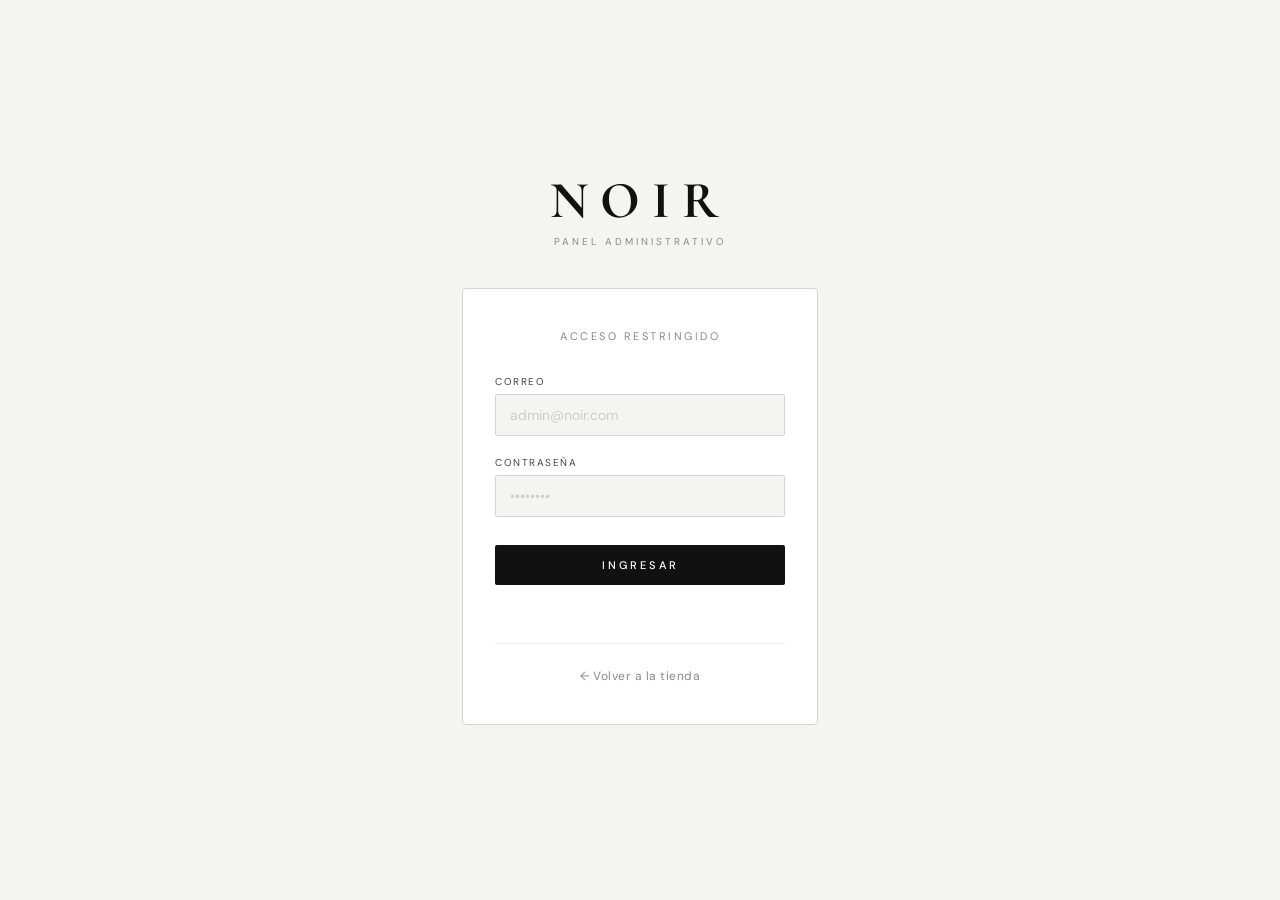
<file: admin-login.html>
<!DOCTYPE html>
<html lang="es">
<head>
    <meta charset="UTF-8">
    <meta name="viewport" content="width=device-width, initial-scale=1.0">
    <title>Admin Login | NOIR</title>
    <link rel="preconnect" href="https://fonts.googleapis.com">
    <link rel="preconnect" href="https://fonts.gstatic.com" crossorigin>
    <link href="https://fonts.googleapis.com/css2?family=Cormorant+Garamond:wght@500;700&family=DM+Sans:wght@300;400;500&display=swap" rel="stylesheet">
    <style>
        *, *::before, *::after { box-sizing: border-box; margin: 0; padding: 0; }

        :root {
            --bg: #f4f4f2;
            --white: #ffffff;
            --black: #111111;
            --gray-dark: #444444;
            --gray-mid: #888888;
            --gray-light: #cccccc;
            --gray-subtle: #e8e8e6;
            --border: #d4d4d0;
            --error: #b00020;
        }

        body {
            background: var(--bg);
            color: var(--black);
            font-family: 'DM Sans', sans-serif;
            min-height: 100vh;
            display: flex;
            align-items: center;
            justify-content: center;
        }

        .login-wrapper {
            width: 100%;
            max-width: 420px;
            padding: 2rem;
            animation: fadeUp 0.5s ease both;
        }

        @keyframes fadeUp {
            from { opacity: 0; transform: translateY(20px); }
            to   { opacity: 1; transform: translateY(0); }
        }

        .brand {
            text-align: center;
            margin-bottom: 2.5rem;
        }

        .brand-logo {
            font-family: 'Cormorant Garamond', serif;
            font-size: 52px;
            font-weight: 700;
            letter-spacing: 12px;
            color: var(--black);
            display: block;
            line-height: 1;
        }

        .brand-sub {
            font-size: 10px;
            letter-spacing: 3px;
            color: var(--gray-mid);
            text-transform: uppercase;
            margin-top: 8px;
            display: block;
        }

        .card {
            background: var(--white);
            border: 1px solid var(--border);
            border-radius: 4px;
            padding: 2.5rem 2rem;
        }

        .card-title {
            font-size: 11px;
            color: var(--gray-mid);
            letter-spacing: 2.5px;
            text-transform: uppercase;
            margin-bottom: 2rem;
            text-align: center;
        }

        .field { margin-bottom: 1.25rem; }

        .field label {
            display: block;
            font-size: 10px;
            letter-spacing: 1.5px;
            text-transform: uppercase;
            color: var(--gray-dark);
            margin-bottom: 6px;
        }

        .field input {
            width: 100%;
            background: var(--bg);
            border: 1px solid var(--border);
            border-radius: 2px;
            padding: 11px 14px;
            font-size: 14px;
            font-family: 'DM Sans', sans-serif;
            color: var(--black);
            outline: none;
            transition: border-color 0.2s;
        }

        .field input::placeholder { color: var(--gray-light); }
        .field input:focus { border-color: var(--black); }

        .btn-login {
            width: 100%;
            background: var(--black);
            color: var(--white);
            border: none;
            border-radius: 2px;
            padding: 13px;
            font-size: 11px;
            font-weight: 500;
            font-family: 'DM Sans', sans-serif;
            letter-spacing: 3px;
            text-transform: uppercase;
            cursor: pointer;
            margin-top: 0.5rem;
            transition: background 0.2s, transform 0.1s;
        }

        .btn-login:hover { background: var(--gray-dark); }
        .btn-login:active { transform: scale(0.98); }

        .error-msg {
            font-size: 12px;
            color: var(--error);
            text-align: center;
            margin-top: 1rem;
            min-height: 18px;
        }

        .divider {
            border: none;
            border-top: 1px solid var(--gray-subtle);
            margin: 1.5rem 0;
        }

        .back-link {
            display: block;
            text-align: center;
            font-size: 12px;
            color: var(--gray-mid);
            text-decoration: none;
            letter-spacing: 0.5px;
            transition: color 0.2s;
        }

        .back-link:hover { color: var(--black); }
    </style>
</head>
<body>

    <div class="login-wrapper">
        <div class="brand">
            <span class="brand-logo">NOIR</span>
            <span class="brand-sub">Panel Administrativo</span>
        </div>

        <div class="card">
            <p class="card-title">Acceso restringido</p>

            <form id="adminLoginForm">
                <div class="field">
                    <label for="adminCorreo">Correo</label>
                    <input type="email" id="adminCorreo" placeholder="admin@noir.com" autocomplete="off">
                </div>
                <div class="field">
                    <label for="adminPassword">Contraseña</label>
                    <input type="password" id="adminPassword" placeholder="••••••••">
                </div>
                <button type="submit" class="btn-login">Ingresar</button>
                <p class="error-msg" id="adminError"></p>
            </form>

            <hr class="divider">
            <a href="index.html" class="back-link">← Volver a la tienda</a>
        </div>
    </div>

    <script>
        const form    = document.getElementById("adminLoginForm");
        const errorEl = document.getElementById("adminError");

        form.addEventListener("submit", async function(e) {
            e.preventDefault();
            errorEl.textContent = "";

            const email    = document.getElementById("adminCorreo").value.trim();
            const password = document.getElementById("adminPassword").value.trim();

            if (!email)    { errorEl.textContent = "Ingresa tu correo."; return; }
            if (!password) { errorEl.textContent = "Ingresa tu contraseña."; return; }

            try {
                const res = await fetch('https://noir-backend-t92y.onrender.com/login', {
                    method: 'POST',
                    headers: { 'Content-Type': 'application/json' },
                    body: JSON.stringify({ email, password })
                });

                const data = await res.json();

                if (res.ok && data.usuario.rol === 'admin') {
                    localStorage.setItem('usuarioId',     data.usuario.id);
                    localStorage.setItem('usuarioRol',    data.usuario.rol);
                    localStorage.setItem('usuarioNombre', data.usuario.nombre);
                    window.location.href = "admin.html";
                } else if (res.ok && data.usuario.rol !== 'admin') {
                    errorEl.textContent = "Acceso denegado. No tienes permisos de administrador.";
                } else {
                    errorEl.textContent = data.error || "Credenciales incorrectas.";
                }

            } catch (err) {
                errorEl.textContent = "Error: El servidor no está respondiendo.";
            }
        });
    </script>

</body>
</html>
</file>
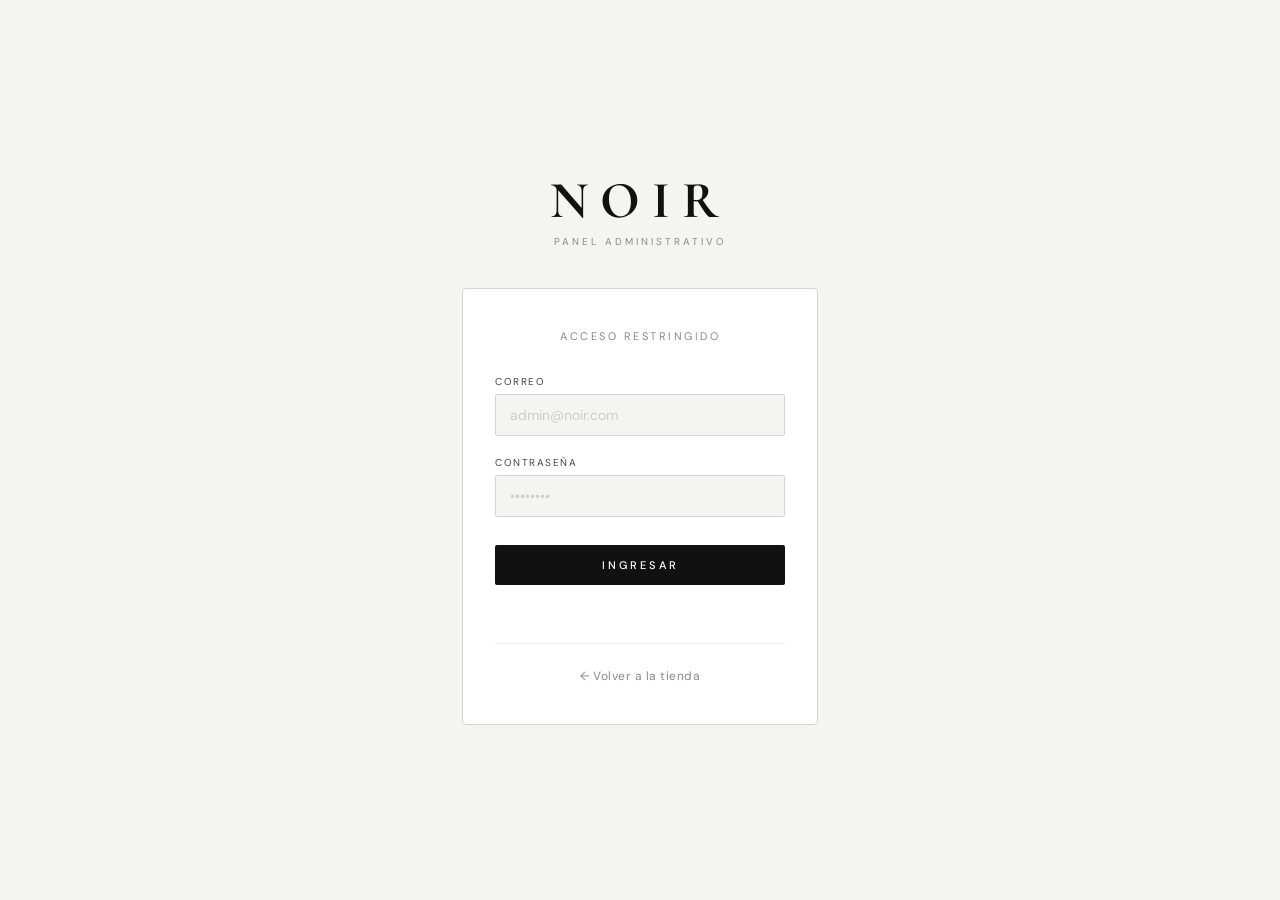
<file: admin.html>
<!DOCTYPE html>
<html lang="es">
<head>
    <meta charset="UTF-8">
    <meta name="viewport" content="width=device-width, initial-scale=1.0">
    <title>Admin | NOIR</title>
    <link rel="preconnect" href="https://fonts.googleapis.com">
    <link rel="preconnect" href="https://fonts.gstatic.com" crossorigin>
    <link href="https://fonts.googleapis.com/css2?family=Cormorant+Garamond:wght@500;700&family=DM+Sans:wght@300;400;500&display=swap" rel="stylesheet">
    <style>
        *, *::before, *::after { box-sizing: border-box; margin: 0; padding: 0; }

        :root {
            --bg: #f4f4f2;
            --white: #ffffff;
            --black: #111111;
            --gray-dark: #444444;
            --gray-mid: #888888;
            --gray-light: #cccccc;
            --gray-subtle: #e8e8e6;
            --border: #d4d4d0;
            --sidebar-w: 220px;
            --error: #b00020;
        }

        body {
            background: var(--bg);
            color: var(--black);
            font-family: 'DM Sans', sans-serif;
            min-height: 100vh;
            display: flex;
        }

        /* ── SIDEBAR ── */
        .sidebar {
            width: var(--sidebar-w);
            background: var(--white);
            border-right: 1px solid var(--border);
            display: flex;
            flex-direction: column;
            position: fixed;
            top: 0; left: 0; bottom: 0;
            z-index: 100;
        }

        .sidebar-brand {
            padding: 2rem 1.5rem 1.5rem;
            border-bottom: 1px solid var(--border);
        }

        .sidebar-logo {
            font-family: 'Cormorant Garamond', serif;
            font-size: 30px;
            font-weight: 700;
            letter-spacing: 8px;
            color: var(--black);
            display: block;
        }

        .sidebar-role {
            font-size: 10px;
            letter-spacing: 2px;
            color: var(--gray-mid);
            text-transform: uppercase;
            margin-top: 4px;
            display: block;
        }

        .sidebar-nav {
            flex: 1;
            padding: 1rem 0;
        }

        .nav-section {
            font-size: 10px;
            letter-spacing: 2px;
            color: var(--gray-light);
            text-transform: uppercase;
            padding: 1rem 1.5rem 0.5rem;
        }

        .nav-item {
            display: flex;
            align-items: center;
            gap: 10px;
            padding: 10px 1.5rem;
            cursor: pointer;
            font-size: 13px;
            color: var(--gray-mid);
            border-left: 2px solid transparent;
            transition: all 0.15s;
            text-decoration: none;
        }

        .nav-item svg { width: 15px; height: 15px; flex-shrink: 0; stroke: currentColor; }

        .nav-item:hover { color: var(--black); background: var(--gray-subtle); }

        .nav-item.active {
            color: var(--black);
            border-left-color: var(--black);
            background: var(--gray-subtle);
            font-weight: 500;
        }

        .sidebar-footer {
            padding: 1.25rem 1.5rem;
            border-top: 1px solid var(--border);
        }

        .btn-logout {
            width: 100%;
            background: transparent;
            border: 1px solid var(--border);
            border-radius: 2px;
            padding: 9px;
            font-size: 11px;
            font-family: 'DM Sans', sans-serif;
            color: var(--gray-mid);
            letter-spacing: 1.5px;
            text-transform: uppercase;
            cursor: pointer;
            transition: all 0.2s;
        }

        .btn-logout:hover { border-color: var(--error); color: var(--error); }

        /* ── MAIN ── */
        .main {
            margin-left: var(--sidebar-w);
            flex: 1;
            display: flex;
            flex-direction: column;
            min-height: 100vh;
        }

        .topbar {
            display: flex;
            align-items: center;
            justify-content: space-between;
            padding: 1.25rem 2rem;
            border-bottom: 1px solid var(--border);
            background: var(--white);
            position: sticky;
            top: 0;
            z-index: 50;
        }

        .topbar-title {
            font-size: 15px;
            font-weight: 500;
            color: var(--black);
        }

        .topbar-admin {
            font-size: 12px;
            color: var(--gray-mid);
        }

        .content { padding: 2rem; flex: 1; }

        /* ── SECTIONS ── */
        .section { display: none; }
        .section.active { display: block; }

        .section-header {
            display: flex;
            align-items: center;
            justify-content: space-between;
            margin-bottom: 1.5rem;
        }

        .section-header h2 {
            font-size: 15px;
            font-weight: 500;
            color: var(--black);
        }

        /* ── BOTONES ── */
        .btn-primary {
            background: var(--black);
            color: var(--white);
            border: none;
            border-radius: 2px;
            padding: 9px 20px;
            font-size: 11px;
            font-weight: 500;
            font-family: 'DM Sans', sans-serif;
            letter-spacing: 2px;
            text-transform: uppercase;
            cursor: pointer;
            display: inline-flex;
            align-items: center;
            gap: 6px;
            transition: background 0.2s, transform 0.1s;
        }

        .btn-primary:hover { background: var(--gray-dark); }
        .btn-primary:active { transform: scale(0.98); }

        .btn-sm {
            padding: 4px 12px;
            font-size: 11px;
            border-radius: 2px;
            cursor: pointer;
            border: 1px solid;
            font-family: 'DM Sans', sans-serif;
            letter-spacing: 0.5px;
            transition: opacity 0.15s;
        }

        .btn-sm:hover { opacity: 0.75; }

        .btn-edit {
            background: var(--gray-subtle);
            color: var(--gray-dark);
            border-color: var(--border);
        }

        .btn-del {
            background: #fff0f0;
            color: var(--error);
            border-color: #f5c0c0;
        }

        /* ── TABLA ── */
        .tbl-wrap {
            border: 1px solid var(--border);
            border-radius: 4px;
            overflow: hidden;
            background: var(--white);
        }

        .tbl {
            width: 100%;
            border-collapse: collapse;
            font-size: 13px;
            table-layout: fixed;
        }

        .tbl th {
            text-align: left;
            padding: 11px 16px;
            font-size: 10px;
            font-weight: 500;
            color: var(--gray-mid);
            border-bottom: 1px solid var(--border);
            text-transform: uppercase;
            letter-spacing: 1.5px;
            background: var(--gray-subtle);
        }

        .tbl td {
            padding: 12px 16px;
            border-bottom: 1px solid var(--gray-subtle);
            color: var(--black);
            vertical-align: middle;
        }

        .tbl tr:last-child td { border-bottom: none; }
        .tbl tbody tr:hover td { background: var(--bg); }

        /* ── BADGES ── */
        .badge {
            display: inline-block;
            padding: 3px 10px;
            border-radius: 2px;
            font-size: 11px;
            font-weight: 500;
            letter-spacing: 0.5px;
        }

        .badge-success { background: #edf7ed; color: #2e7d32; border: 1px solid #c8e6c9; }
        .badge-warn    { background: #fff8e1; color: #f57c00; border: 1px solid #ffe082; }
        .badge-info    { background: #e8f0fe; color: #1a56db; border: 1px solid #c3d4fd; }
        .badge-danger  { background: #fdecea; color: #b00020; border: 1px solid #f5c0c0; }

        /* ── EMPTY STATE ── */
        .empty-state {
            text-align: center;
            padding: 3rem;
            color: var(--gray-mid);
            font-size: 14px;
        }

        /* ── MODAL ── */
        .modal-overlay {
            display: none;
            position: fixed;
            inset: 0;
            background: rgba(0,0,0,0.35);
            z-index: 200;
            align-items: center;
            justify-content: center;
        }

        .modal-overlay.open { display: flex; }

        .modal {
            background: var(--white);
            border: 1px solid var(--border);
            border-radius: 4px;
            padding: 2rem;
            width: 400px;
            max-width: 92vw;
            animation: fadeUp 0.22s ease;
        }

        @keyframes fadeUp {
            from { opacity: 0; transform: translateY(14px); }
            to   { opacity: 1; transform: translateY(0); }
        }

        .modal h3 {
            font-size: 15px;
            font-weight: 500;
            margin-bottom: 1.25rem;
            color: var(--black);
        }

        .modal-field { margin-bottom: 1rem; }

        .modal-field label {
            display: block;
            font-size: 10px;
            letter-spacing: 1.5px;
            text-transform: uppercase;
            color: var(--gray-dark);
            margin-bottom: 6px;
        }

        .modal-field input,
        .modal-field select,
        .modal-field textarea {
            width: 100%;
            background: var(--bg);
            border: 1px solid var(--border);
            border-radius: 2px;
            padding: 10px 14px;
            font-size: 13px;
            font-family: 'DM Sans', sans-serif;
            color: var(--black);
            outline: none;
            transition: border-color 0.2s;
        }

        .modal-field select option { background: var(--white); }
        .modal-field input:focus,
        .modal-field select:focus,
        .modal-field textarea:focus { border-color: var(--black); }
        .modal-field textarea { resize: vertical; min-height: 70px; }

        .modal-footer {
            display: flex;
            justify-content: flex-end;
            gap: 8px;
            margin-top: 1.25rem;
        }

        .btn-cancel {
            background: transparent;
            border: 1px solid var(--border);
            border-radius: 2px;
            padding: 9px 16px;
            font-size: 11px;
            font-family: 'DM Sans', sans-serif;
            color: var(--gray-mid);
            letter-spacing: 1px;
            text-transform: uppercase;
            cursor: pointer;
            transition: border-color 0.2s;
        }

        .btn-cancel:hover { border-color: var(--gray-mid); color: var(--black); }

        .modal-error {
            font-size: 12px;
            color: var(--error);
            margin-bottom: 0.5rem;
            min-height: 16px;
        }
    </style>
</head>
<body>

    <!-- ── SIDEBAR ── -->
    <aside class="sidebar">
        <div class="sidebar-brand">
            <span class="sidebar-logo">NOIR</span>
            <span class="sidebar-role">Panel Admin</span>
        </div>

        <nav class="sidebar-nav">
            <p class="nav-section">Gestión</p>

            <a class="nav-item active" href="#" onclick="switchTab('productos', this)">
                <svg viewBox="0 0 24 24" fill="none" stroke-width="1.5" stroke-linecap="round" stroke-linejoin="round">
                    <path d="M20.59 13.41l-7.17 7.17a2 2 0 01-2.83 0L2 12V2h10l8.59 8.59a2 2 0 010 2.82z"/>
                    <line x1="7" y1="7" x2="7.01" y2="7"/>
                </svg>
                Productos
            </a>

            <a class="nav-item" href="#" onclick="switchTab('pedidos', this)">
                <svg viewBox="0 0 24 24" fill="none" stroke-width="1.5" stroke-linecap="round" stroke-linejoin="round">
                    <path d="M21 16V8a2 2 0 00-1-1.73l-7-4a2 2 0 00-2 0l-7 4A2 2 0 003 8v8a2 2 0 001 1.73l7 4a2 2 0 002 0l7-4A2 2 0 0021 16z"/>
                </svg>
                Pedidos
            </a>
        </nav>

        <div class="sidebar-footer">
            <button class="btn-logout" onclick="cerrarSesion()">Cerrar sesión</button>
        </div>
    </aside>

    <!-- ── MAIN ── -->
    <main class="main">
        <div class="topbar">
            <span class="topbar-title" id="topbarTitle">Productos</span>
            <span class="topbar-admin" id="topbarAdmin"></span>
        </div>

        <div class="content">

            <!-- SECCIÓN PRODUCTOS -->
            <div class="section active" id="secProductos">
                <div class="section-header">
                    <h2>Catálogo de productos</h2>
                    <button class="btn-primary" onclick="abrirModal()">+ Agregar producto</button>
                </div>
                <div class="tbl-wrap">
                    <table class="tbl">
                        <thead>
                            <tr>
                                <th style="width:35%">Nombre</th>
                                <th style="width:18%">Precio</th>
                                <th style="width:20%">Categoría</th>
                                <th style="width:27%">Acciones</th>
                            </tr>
                        </thead>
                        <tbody id="tbodyProductos"></tbody>
                    </table>
                </div>
            </div>

            <!-- SECCIÓN PEDIDOS -->
            <div class="section" id="secPedidos">
                <div class="section-header">
                    <h2>Pedidos recientes</h2>
                </div>
                <div class="tbl-wrap">
                    <table class="tbl">
                        <thead>
                            <tr>
                                <th style="width:14%">ID</th>
                                <th style="width:28%">Cliente</th>
                                <th style="width:18%">Total</th>
                                <th style="width:20%">Estado</th>
                                <th style="width:20%">Fecha</th>
                            </tr>
                        </thead>
                        <tbody id="tbodyPedidos"></tbody>
                    </table>
                </div>
            </div>

        </div>
    </main>

    <!-- ── MODAL PRODUCTO ── -->
    <div class="modal-overlay" id="modalOverlay">
        <div class="modal">
            <h3 id="modalTitle">Agregar producto</h3>
            <p class="modal-error" id="modalError"></p>

            <div class="modal-field">
                <label>Nombre</label>
                <input type="text" id="mNombre" placeholder="Ej: Blazer sastre negro">
            </div>
            <div class="modal-field">
                <label>Precio (COP)</label>
                <input type="number" id="mPrecio" placeholder="Ej: 189000" min="0">
            </div>
            <div class="modal-field">
                <label>Categoría</label>
                <select id="mCategoria">
                    <option value="">Selecciona...</option>
                    <option>Camisetas</option>
                    <option>Pantalones</option>
                    <option>Vestidos</option>
                    <option>Chaquetas</option>
                    <option>Accesorios</option>
                    <option>Calzado</option>
                </select>
            </div>
            <div class="modal-field">
                <label>Descripción (opcional)</label>
                <textarea id="mDesc" placeholder="Breve descripción del producto..."></textarea>
            </div>

            <div class="modal-footer">
                <button class="btn-cancel" onclick="cerrarModal()">Cancelar</button>
                <button class="btn-primary" onclick="guardarProducto()">Guardar</button>
            </div>
        </div>
    </div>

    <script src="js/admin.js"></script>

</body>
</html>
</file>
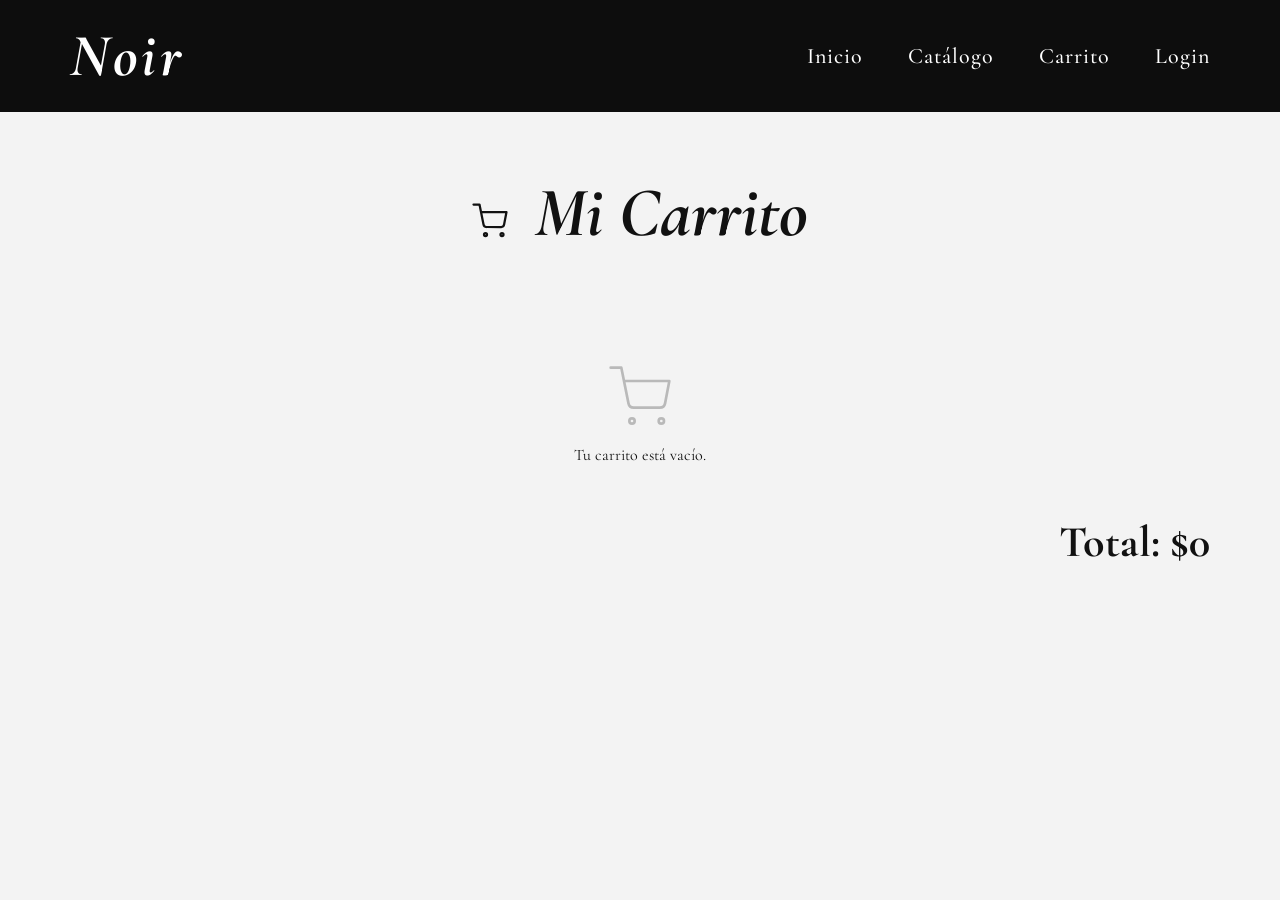
<file: carrito.html>
<!DOCTYPE html>
<html lang="es">
<head>
    <meta charset="UTF-8">
    <meta name="viewport" content="width=device-width, initial-scale=1.0">
    <title>Carrito | NOIR</title>
    <link rel="stylesheet" href="css/styles.css">
    <link rel="preconnect" href="https://fonts.googleapis.com">
    <link rel="preconnect" href="https://fonts.gstatic.com" crossorigin>
    <link href="https://fonts.googleapis.com/css2?family=Cormorant+Garamond:wght@400;500;600;700&display=swap" rel="stylesheet">
</head>
<body>

    <header class="header">
        <nav class="navbar">
            <div class="logo">Noir</div>
            <ul class="nav-links">
                <li><a href="index.html">Inicio</a></li>
                <li><a href="catalogo.html">Catálogo</a></li>
                <li><a href="carrito.html">Carrito</a></li>
                <li id="navAuth"><a href="login.html">Login</a></li>
            </ul>
        </nav>
    </header>

    <section class="cart-section">
        <h1 class="cart-title">
            <svg xmlns="http://www.w3.org/2000/svg" width="36" height="36" viewBox="0 0 24 24"
                fill="none" stroke="currentColor" stroke-width="1.5"
                stroke-linecap="round" stroke-linejoin="round"
                style="vertical-align:middle; margin-right:10px;">
                <circle cx="9" cy="21" r="1"></circle>
                <circle cx="20" cy="21" r="1"></circle>
                <path d="M1 1h4l2.68 13.39a2 2 0 0 0 2 1.61h9.72a2 2 0 0 0 2-1.61L23 6H6"></path>
            </svg>
            Mi Carrito
        </h1>
        <div id="cartContainer"></div>
        <div class="cart-total">
            <h2 id="total">Total: $0</h2>
        </div>
    </section>

    <script src="js/carrito.js"></script>

    <script>
        const usuarioRol    = localStorage.getItem('usuarioRol');
        const usuarioNombre = localStorage.getItem('usuarioNombre');
        const navAuth       = document.getElementById('navAuth');

        if (usuarioRol) {
            navAuth.innerHTML = `<a href="#" onclick="cerrarSesion()">Cerrar sesión</a>`;
        }

        function cerrarSesion() {
            localStorage.removeItem('usuarioId');
            localStorage.removeItem('usuarioRol');
            localStorage.removeItem('usuarioNombre');
            window.location.href = 'login.html';
        }
    </script>

</body>
</html>
</file>
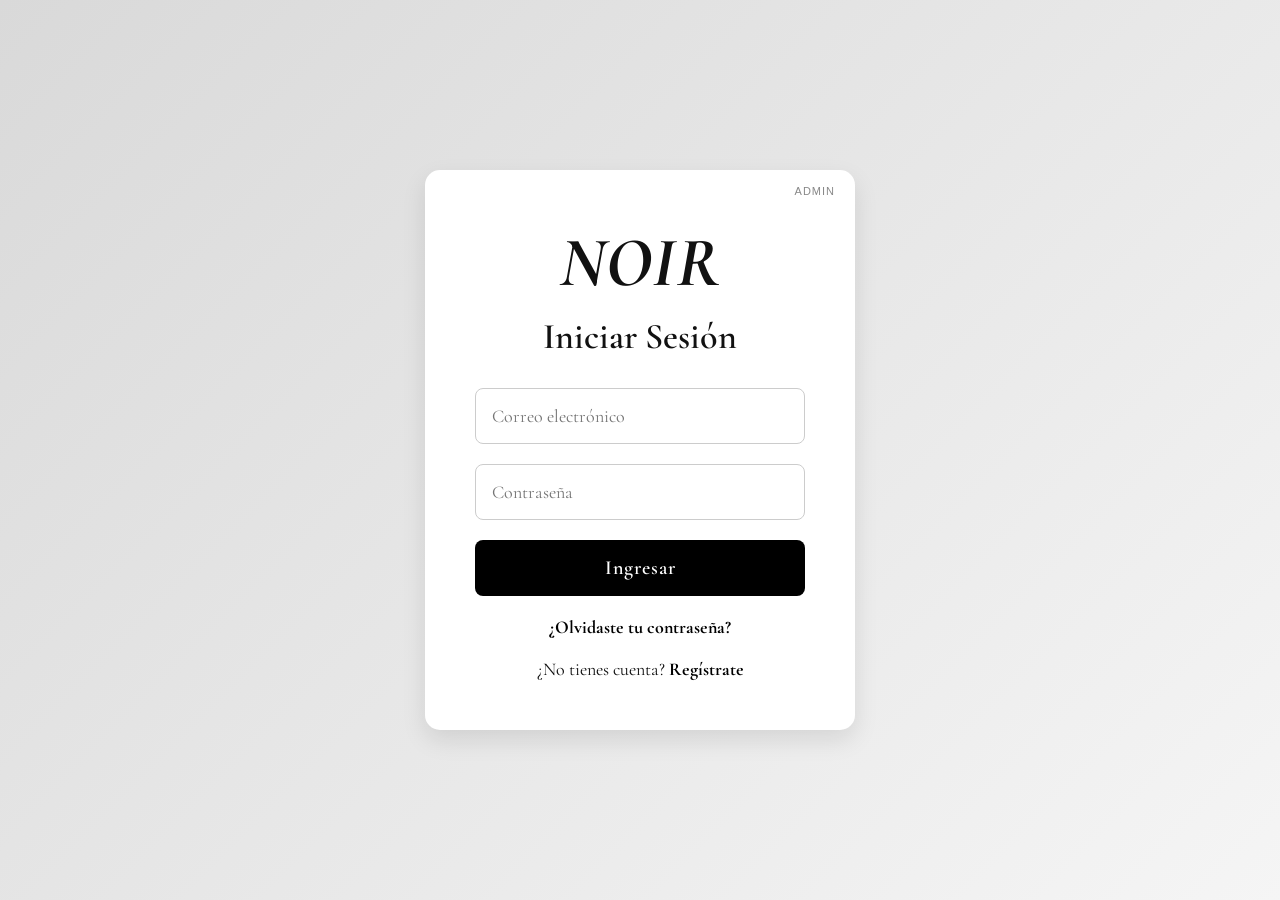
<file: login.html>
<!DOCTYPE html>
<html lang="es">
<head>
    <meta charset="UTF-8">
    <meta name="viewport" content="width=device-width, initial-scale=1.0">
    <title>Login | NOIR</title>
    <link rel="stylesheet" href="css/styles.css">
    <link rel="preconnect" href="https://fonts.googleapis.com">
    <link rel="preconnect" href="https://fonts.gstatic.com" crossorigin>
    <link href="https://fonts.googleapis.com/css2?family=Cormorant+Garamond:wght@500;700&display=swap" rel="stylesheet">
</head>
<body>

    <section class="form-section">
        <div class="form-container" style="position: relative;">

            <a href="#" onclick="abrirAdminModal()" style="position: absolute; top: 15px; right: 20px; font-size: 11px; color: #888; text-decoration: none; letter-spacing: 1px; text-transform: uppercase; font-family: sans-serif;">
                Admin
            </a>

            <h1 class="form-logo">NOIR</h1>
            <h2>Iniciar Sesión</h2>

            <form id="loginForm">
                <input type="email" id="loginCorreo" placeholder="Correo electrónico" required>
                <input type="password" id="loginPassword" placeholder="Contraseña" required>
                <button type="submit">Ingresar</button>
            </form>

            <p id="loginMensaje" style="text-align: center; margin-top: 10px; font-size: 14px; font-family: sans-serif;"></p>

            <p class="extra-link">
                <a href="recuperar-password.html">¿Olvidaste tu contraseña?</a>
            </p>

            <p class="extra-link">
                ¿No tienes cuenta? <a href="registro.html">Regístrate</a>
            </p>

        </div>
    </section>

    <div id="adminModalOverlay" style="display:none; position:fixed; inset:0; background:rgba(0,0,0,0.45); z-index:1000; align-items:center; justify-content:center;">
        <div style="background:#fff; border:1px solid #d4d4d0; border-radius:4px; padding:2.5rem 2rem; width:380px; max-width:92vw; font-family: sans-serif;">
            <div style="text-align:center; margin-bottom:1.75rem;">
                <span style="font-family:'Cormorant Garamond',serif; font-size:36px; font-weight:700; letter-spacing:8px; color:#111;">NOIR</span>
                <span style="display:block; font-size:10px; letter-spacing:3px; color:#888; text-transform:uppercase; margin-top:4px;">Panel Administrativo</span>
            </div>

            <div style="margin-bottom:1rem;">
                <label style="display:block; font-size:10px; letter-spacing:1.5px; text-transform:uppercase; color:#444; margin-bottom:6px;">Correo</label>
                <input type="email" id="adminModalCorreo" placeholder="admin@noir.com" style="width:100%; background:#f4f4f2; border:1px solid #d4d4d0; border-radius:2px; padding:11px 14px; font-size:14px; color:#111; outline:none;">
            </div>

            <div style="margin-bottom:1.25rem;">
                <label style="display:block; font-size:10px; letter-spacing:1.5px; text-transform:uppercase; color:#444; margin-bottom:6px;">Contraseña</label>
                <input type="password" id="adminModalPassword" placeholder="••••••••" style="width:100%; background:#f4f4f2; border:1px solid #d4d4d0; border-radius:2px; padding:11px 14px; font-size:14px; color:#111; outline:none;">
            </div>

            <button onclick="procesarAdminLogin()" style="width:100%; background:#111; color:#fff; border:none; border-radius:2px; padding:13px; font-size:11px; font-weight:500; letter-spacing:3px; text-transform:uppercase; cursor:pointer;">
                Ingresar como Admin
            </button>

            <p id="adminModalError" style="font-size:12px; color:#b00020; text-align:center; margin-top:.75rem; min-height:18px;"></p>

            <a href="#" onclick="cerrarAdminModal()" style="display:block; text-align:center; font-size:12px; color:#888; text-decoration:none; margin-top: 15px;">Cancelar</a>
        </div>
    </div>

    <script>
        // --- LÓGICA LOGIN NORMAL ---
        document.getElementById('loginForm').addEventListener('submit', async (e) => {
            e.preventDefault();
            const emailInput = document.getElementById('loginCorreo').value.trim();
            const passwordInput = document.getElementById('loginPassword').value.trim();
            const mensaje = document.getElementById('loginMensaje');

            try {
                const res = await fetch('https://noir-backend-t92y.onrender.com/login', {
                    method: 'POST',
                    headers: { 'Content-Type': 'application/json' },
                    body: JSON.stringify({ email: emailInput, password: passwordInput })
                });

                const data = await res.json();

                if (res.ok) {
                    localStorage.setItem('usuarioId', data.usuario.id);
                    localStorage.setItem('usuarioRol', data.usuario.rol);
                    localStorage.setItem('usuarioNombre', data.usuario.nombre);

                    mensaje.style.color = "green";
                    mensaje.textContent = "¡Bienvenido, " + data.usuario.nombre + "!";

                    sessionStorage.setItem('recienLogueado', 'true'); // activa el banner

                    setTimeout(() => {
                        window.location.href = (data.usuario.rol === 'admin') ? 'admin.html' : 'catalogo.html';
                    }, 1200);
                } else {
                    mensaje.style.color = "red";
                    mensaje.textContent = data.error || "Datos incorrectos";
                }
            } catch (err) {
                mensaje.style.color = "red";
                mensaje.textContent = "Error: El servidor no está respondiendo.";
            }
        });

        // --- LÓGICA MODAL ADMIN ---
        function abrirAdminModal() { document.getElementById('adminModalOverlay').style.display = 'flex'; }
        function cerrarAdminModal() { document.getElementById('adminModalOverlay').style.display = 'none'; }

        async function procesarAdminLogin() {
            const email = document.getElementById('adminModalCorreo').value.trim();
            const password = document.getElementById('adminModalPassword').value.trim();
            const errorTxt = document.getElementById('adminModalError');

            try {
                const res = await fetch('https://noir-backend-t92y.onrender.com/login', {
                    method: 'POST',
                    headers: { 'Content-Type': 'application/json' },
                    body: JSON.stringify({ email: email, password: password })
                });

                const data = await res.json();

                if (res.ok && data.usuario.rol === 'admin') {
                    localStorage.setItem('usuarioId', data.usuario.id);
                    localStorage.setItem('usuarioRol', data.usuario.rol);
                    window.location.href = 'admin.html';
                } else {
                    errorTxt.textContent = 'Acceso denegado. Se requiere cuenta de admin.';
                }
            } catch (err) {
                errorTxt.textContent = 'Error de conexión.';
            }
        }
    </script>
</body>
</html>
</file>
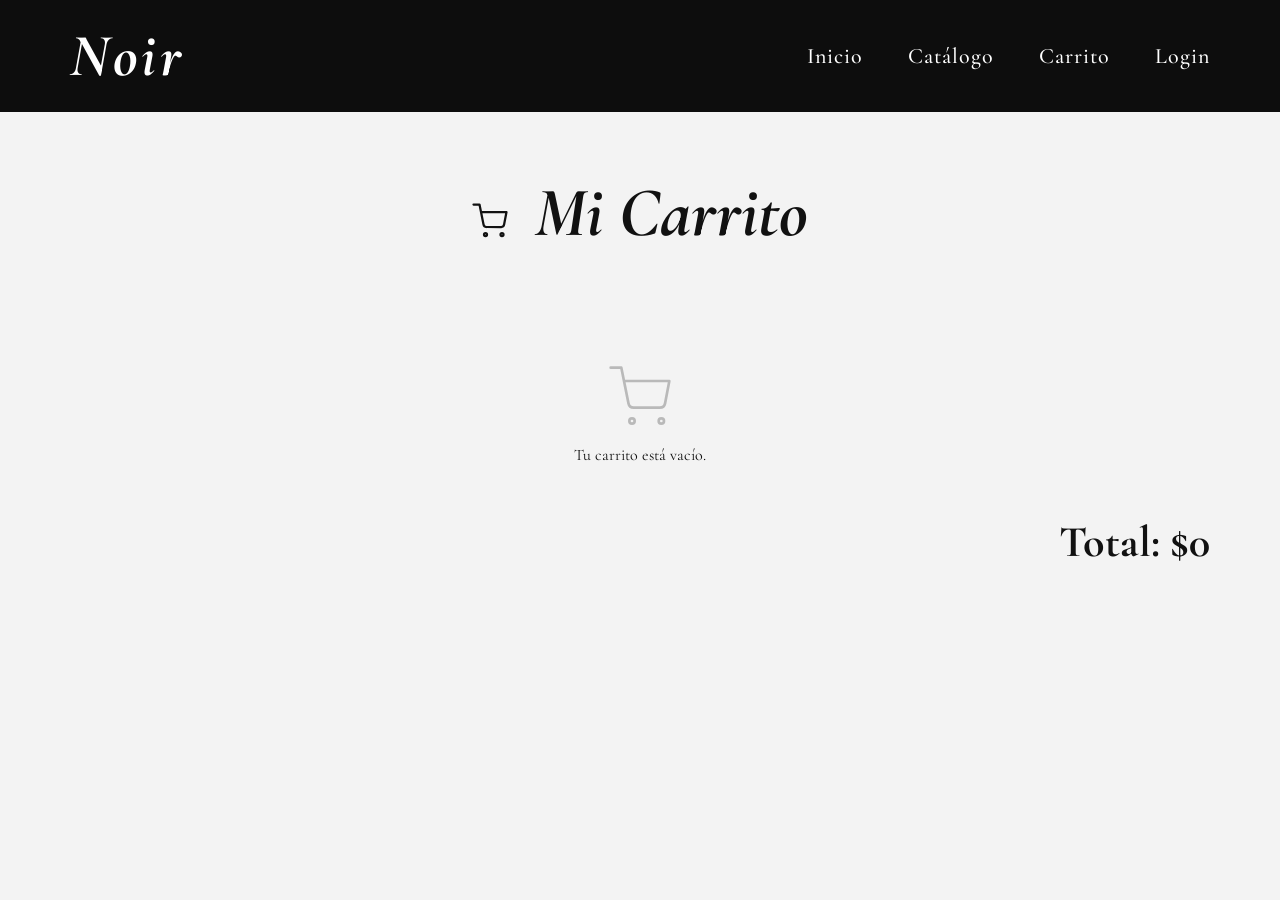
<file: pago.html>
<!DOCTYPE html>
<html lang="es">
<head>
    <meta charset="UTF-8">
    <meta name="viewport" content="width=device-width, initial-scale=1.0">
    <title>Pago | NOIR</title>
    <link rel="stylesheet" href="css/styles.css">
    <link rel="preconnect" href="https://fonts.googleapis.com">
    <link rel="preconnect" href="https://fonts.gstatic.com" crossorigin>
    <link href="https://fonts.googleapis.com/css2?family=Cormorant+Garamond:wght@400;500;600;700&display=swap" rel="stylesheet">
    <style>
        .pago-section {
            min-height: 100vh;
            background: #f3f3f3;
            padding: 140px 70px 80px;
        }

        .pago-title {
            text-align: center;
            font-size: 56px;
            font-style: italic;
            margin-bottom: 50px;
            color: #111;
        }

        .pago-grid {
            display: grid;
            grid-template-columns: 1fr 400px;
            gap: 40px;
            max-width: 1100px;
            margin: 0 auto;
        }

        /* ---- FORMULARIO ---- */
        .pago-form-box {
            background: white;
            border-radius: 8px;
            padding: 40px;
            box-shadow: 0 4px 20px rgba(0,0,0,0.07);
        }

        .pago-form-box h3 {
            font-size: 26px;
            font-style: italic;
            margin-bottom: 24px;
            padding-bottom: 14px;
            border-bottom: 1px solid #eee;
            color: #111;
        }

        .form-row {
            display: grid;
            grid-template-columns: 1fr 1fr;
            gap: 16px;
        }

        .form-group {
            display: flex;
            flex-direction: column;
            margin-bottom: 18px;
        }

        .form-group.full {
            grid-column: 1 / -1;
        }

        .form-group label {
            font-size: 13px;
            letter-spacing: 2px;
            text-transform: uppercase;
            color: #888;
            margin-bottom: 8px;
        }

        .form-group input,
        .form-group select {
            padding: 14px 16px;
            border: 1px solid #ddd;
            border-radius: 4px;
            font-size: 17px;
            font-family: 'Cormorant Garamond', serif;
            background: #fafafa;
            color: #111;
            transition: border-color 0.2s;
        }

        .form-group input:focus,
        .form-group select:focus {
            outline: none;
            border-color: #111;
        }

        .pago-seccion-titulo {
            font-size: 20px;
            font-style: italic;
            color: #111;
            margin: 28px 0 16px;
            display: flex;
            align-items: center;
            gap: 10px;
        }

        .pago-seccion-titulo::after {
            content: '';
            flex: 1;
            height: 1px;
            background: #eee;
        }

        /* Métodos de pago */
        .metodos-pago {
            display: flex;
            gap: 12px;
            margin-bottom: 20px;
        }

        .metodo-btn {
            flex: 1;
            padding: 14px;
            border: 1.5px solid #ddd;
            border-radius: 4px;
            background: white;
            font-family: 'Cormorant Garamond', serif;
            font-size: 16px;
            cursor: pointer;
            transition: all 0.2s;
            color: #555;
        }

        .metodo-btn.active {
            border-color: #111;
            background: #111;
            color: white;
        }

        /* ---- RESUMEN ---- */
        .pago-resumen {
            background: white;
            border-radius: 8px;
            padding: 32px;
            box-shadow: 0 4px 20px rgba(0,0,0,0.07);
            align-self: start;
            position: sticky;
            top: 120px;
        }

        .pago-resumen h3 {
            font-size: 26px;
            font-style: italic;
            margin-bottom: 24px;
            padding-bottom: 14px;
            border-bottom: 1px solid #eee;
        }

        .resumen-items {
            display: flex;
            flex-direction: column;
            gap: 14px;
            margin-bottom: 24px;
        }

        .resumen-item {
            display: flex;
            justify-content: space-between;
            align-items: center;
            font-size: 17px;
        }

        .resumen-item span:first-child {
            color: #555;
            max-width: 200px;
            white-space: nowrap;
            overflow: hidden;
            text-overflow: ellipsis;
        }

        .resumen-item span:last-child {
            font-weight: 600;
            color: #111;
        }

        .resumen-divider {
            height: 1px;
            background: #eee;
            margin: 16px 0;
        }

        .resumen-total {
            display: flex;
            justify-content: space-between;
            font-size: 22px;
            font-weight: 700;
            margin-bottom: 28px;
        }

        .btn-pagar {
            display: block;
            width: 100%;
            padding: 18px;
            background: #111;
            color: white;
            border: none;
            border-radius: 4px;
            font-family: 'Cormorant Garamond', serif;
            font-size: 18px;
            font-weight: 600;
            letter-spacing: 2px;
            text-transform: uppercase;
            cursor: pointer;
            transition: background 0.3s;
        }

        .btn-pagar:hover {
            background: #333;
        }

        .pago-seguro {
            text-align: center;
            margin-top: 14px;
            font-size: 14px;
            color: #aaa;
            letter-spacing: 1px;
        }

        /* Confirmación */
        .pago-confirmacion {
            display: none;
            text-align: center;
            padding: 60px 20px;
        }

        .pago-confirmacion .check {
            font-size: 70px;
            margin-bottom: 20px;
        }

        .pago-confirmacion h2 {
            font-size: 44px;
            font-style: italic;
            margin-bottom: 14px;
        }

        .pago-confirmacion p {
            font-size: 20px;
            color: #666;
            margin-bottom: 30px;
        }

        @media (max-width: 900px) {
            .pago-grid {
                grid-template-columns: 1fr;
            }

            .pago-resumen {
                position: static;
            }

            .pago-section {
                padding: 120px 20px 60px;
            }

            .form-row {
                grid-template-columns: 1fr;
            }
        }
    </style>
</head>
<body>

    <header class="header">
        <nav class="navbar">
            <div class="logo">Noir</div>
            <ul class="nav-links">
                <li><a href="index.html">Inicio</a></li>
                <li><a href="catalogo.html">Catálogo</a></li>
                <li><a href="carrito.html">Carrito</a></li>
                <li><a href="login.html">Login</a></li>
            </ul>
        </nav>
    </header>

    <section class="pago-section">
        <h1 class="pago-title">Finalizar Compra</h1>

        <div class="pago-grid" id="pagoGrid">

            <!-- FORMULARIO -->
            <div class="pago-form-box">

                <h3>Información de envío</h3>

                <div class="form-row">
                    <div class="form-group">
                        <label>Nombre</label>
                        <input type="text" id="pagoNombre" placeholder="Ej. Juan">
                    </div>
                    <div class="form-group">
                        <label>Apellido</label>
                        <input type="text" id="pagoApellido" placeholder="Ej. Pérez">
                    </div>
                </div>

                <div class="form-group">
                    <label>Correo electrónico</label>
                    <input type="email" id="pagoCorreo" placeholder="correo@ejemplo.com">
                </div>

                <div class="form-row">
                    <div class="form-group">
                        <label>Ciudad</label>
                        <input type="text" id="pagoCiudad" placeholder="Ej. Bogotá">
                    </div>
                    <div class="form-group">
                        <label>Teléfono</label>
                        <input type="tel" id="pagoTelefono" placeholder="Ej. 300 000 0000">
                    </div>
                </div>

                <div class="form-group">
                    <label>Dirección</label>
                    <input type="text" id="pagoDireccion" placeholder="Calle, número, apartamento">
                </div>

                <!-- MÉTODO DE PAGO -->
                <p class="pago-seccion-titulo">Método de pago</p>

                <div class="metodos-pago">
                    <button class="metodo-btn active" onclick="selectMetodo(this, 'tarjeta')"> Tarjeta</button>
                    <button class="metodo-btn" onclick="selectMetodo(this, 'efectivo')"> Efectivo</button>
                    <button class="metodo-btn" onclick="selectMetodo(this, 'transferencia')"> Transferencia</button>
                </div>

                <!-- Campos tarjeta -->
                <div id="camposTarjeta">
                    <div class="form-group">
                        <label>Número de tarjeta</label>
                        <input type="text" id="pagoTarjeta" placeholder="0000 0000 0000 0000" maxlength="19">
                    </div>
                    <div class="form-row">
                        <div class="form-group">
                            <label>Vencimiento</label>
                            <input type="text" id="pagoVencimiento" placeholder="MM/AA" maxlength="5">
                        </div>
                        <div class="form-group">
                            <label>CVV</label>
                            <input type="text" id="pagoCVV" placeholder="123" maxlength="3">
                        </div>
                    </div>
                </div>

                <!-- Mensaje efectivo/transferencia -->
                <div id="camposOtroPago" style="display:none;">
                    <p id="instruccionesPago" style="font-size:17px; color:#555; line-height:1.7; padding: 16px; background:#f7f7f7; border-radius:4px;"></p>
                </div>

                <p id="pagoError" style="color:red; font-size:16px; margin-top:10px;"></p>

            </div>

            <!-- RESUMEN -->
            <div class="pago-resumen">
                <h3>Resumen</h3>
                <div class="resumen-items" id="resumenItems"></div>
                <div class="resumen-divider"></div>
                <div class="resumen-total">
                    <span>Total</span>
                    <span id="resumenTotal">$0</span>
                </div>
                <button class="btn-pagar" onclick="procesarPago()">Confirmar pedido</button>
                <p class="pago-seguro"> Pago seguro — tus datos están protegidos</p>
            </div>

        </div>

        <!-- CONFIRMACIÓN -->
        <div class="pago-confirmacion" id="pagoConfirmacion">
            <div class="check"></div>
            <h2>¡Pedido confirmado!</h2>
            <p>Gracias por tu compra. Recibirás un correo con los detalles de tu pedido.</p>
            <a href="index.html" class="btn-detail-cart" style="display:inline-block; padding:16px 40px; background:#111; color:white; border-radius:4px; font-size:17px; letter-spacing:2px; text-transform:uppercase;">
                Volver al inicio
            </a>
        </div>

    </section>

    <script src="js/pago.js"></script>

</body>
</html>
</file>
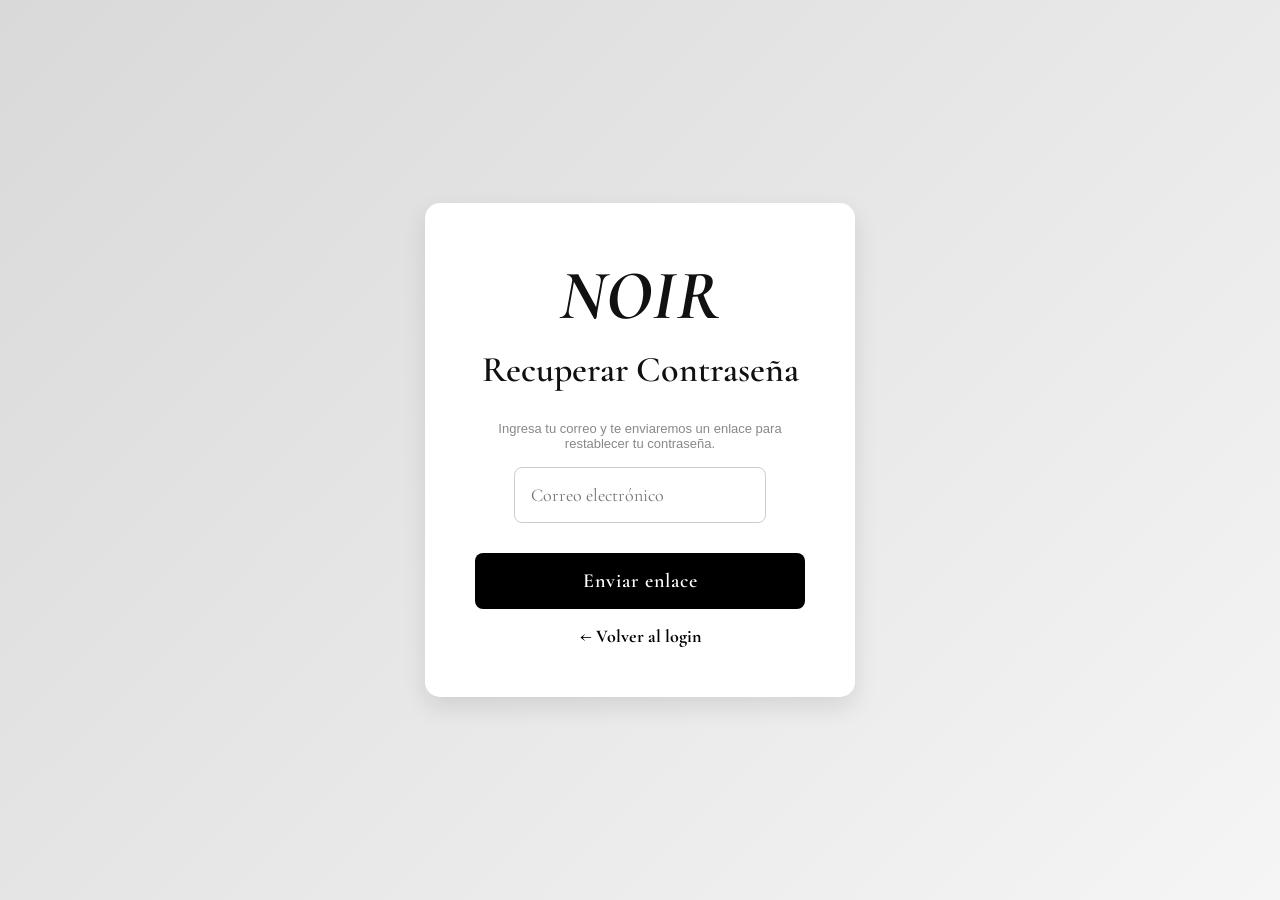
<file: recuperar-password.html>
<!DOCTYPE html>
<html lang="es">
<head>
    <meta charset="UTF-8">
    <meta name="viewport" content="width=device-width, initial-scale=1.0">
    <title>Recuperar Contraseña | NOIR</title>
    <link rel="stylesheet" href="css/styles.css">
    <link rel="preconnect" href="https://fonts.googleapis.com">
    <link rel="preconnect" href="https://fonts.gstatic.com" crossorigin>
    <link href="https://fonts.googleapis.com/css2?family=Cormorant+Garamond:wght@500;700&display=swap" rel="stylesheet">
</head>
<body>

    <section class="form-section">
        <div class="form-container">

            <h1 class="form-logo">NOIR</h1>
            <h2>Recuperar Contraseña</h2>
            <p style="text-align:center; font-size:13px; color:#888; font-family:sans-serif; margin-bottom:16px;">
                Ingresa tu correo y te enviaremos un enlace para restablecer tu contraseña.
            </p>

            <div id="vistaCorreo">
                <input type="email" id="emailRecuperar" placeholder="Correo electrónico">
                <button onclick="enviarCorreo()" style="width:100%; margin-top:10px;">Enviar enlace</button>
                <p id="mensajeRecuperar" style="text-align:center; margin-top:10px; font-size:14px; font-family:sans-serif;"></p>
            </div>

            <div id="vistaNuevaPassword" style="display:none;">
                <p style="text-align:center; font-size:13px; color:#444; font-family:sans-serif; margin-bottom:16px;">
                    Ingresa tu nueva contraseña.
                </p>
                <input type="password" id="nuevaPassword" placeholder="Nueva contraseña">
                <input type="password" id="confirmarPassword" placeholder="Confirmar contraseña" style="margin-top:10px;">
                <button onclick="restablecerPassword()" style="width:100%; margin-top:10px;">Restablecer</button>
                <p id="mensajeRestablecer" style="text-align:center; margin-top:10px; font-size:14px; font-family:sans-serif;"></p>
            </div>

            <p class="extra-link" style="margin-top:16px;">
                <a href="login.html">← Volver al login</a>
            </p>

        </div>
    </section>

    <script>
        let emailGuardado = '';

        async function enviarCorreo() {
            const email   = document.getElementById('emailRecuperar').value.trim();
            const mensaje = document.getElementById('mensajeRecuperar');

            if (!email) { mensaje.style.color = 'red'; mensaje.textContent = 'Ingresa tu correo.'; return; }

            try {
                const res  = await fetch('https://noir-backend-t92y.onrender.com/recuperar-password', {
                    method: 'POST',
                    headers: { 'Content-Type': 'application/json' },
                    body: JSON.stringify({ email })
                });
                const data = await res.json();

                if (res.ok) {
                    emailGuardado = email;
                    mensaje.style.color = 'green';
                    mensaje.textContent = '✓ Correo verificado. Ahora ingresa tu nueva contraseña.';

                    setTimeout(() => {
                        document.getElementById('vistaCorreo').style.display = 'none';
                        document.getElementById('vistaNuevaPassword').style.display = 'block';
                    }, 1500);
                } else {
                    mensaje.style.color = 'red';
                    mensaje.textContent = data.error || 'Error al verificar el correo.';
                }
            } catch (err) {
                mensaje.style.color = 'red';
                mensaje.textContent = 'Error: El servidor no está respondiendo.';
            }
        }

        async function restablecerPassword() {
            const nuevaPassword    = document.getElementById('nuevaPassword').value.trim();
            const confirmarPassword = document.getElementById('confirmarPassword').value.trim();
            const mensaje           = document.getElementById('mensajeRestablecer');

            if (!nuevaPassword || !confirmarPassword) { mensaje.style.color = 'red'; mensaje.textContent = 'Completa todos los campos.'; return; }
            if (nuevaPassword !== confirmarPassword)  { mensaje.style.color = 'red'; mensaje.textContent = 'Las contraseñas no coinciden.'; return; }

            try {
                const res  = await fetch('https://noir-backend-t92y.onrender.com/restablecer-password', {
                    method: 'PUT',
                    headers: { 'Content-Type': 'application/json' },
                    body: JSON.stringify({ email: emailGuardado, nuevaPassword })
                });
                const data = await res.json();

                if (res.ok) {
                    mensaje.style.color = 'green';
                    mensaje.textContent = '✓ Contraseña restablecida. Redirigiendo...';
                    setTimeout(() => window.location.href = 'login.html', 2000);
                } else {
                    mensaje.style.color = 'red';
                    mensaje.textContent = data.error || 'Error al restablecer.';
                }
            } catch (err) {
                mensaje.style.color = 'red';
                mensaje.textContent = 'Error: El servidor no está respondiendo.';
            }
        }
    </script>

</body>
</html>
</file>
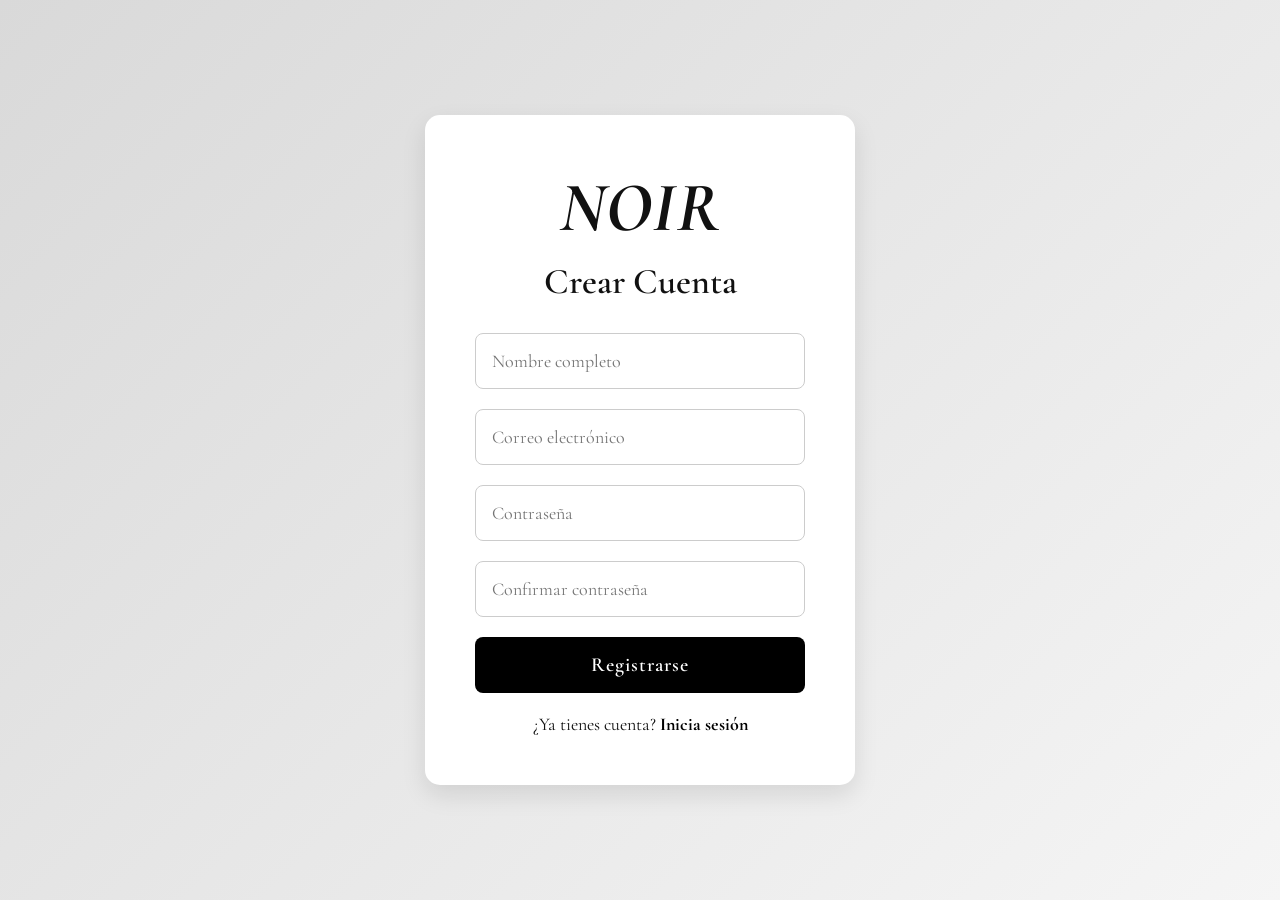
<file: registro.html>
<!DOCTYPE html>
<html lang="es">
<head>
    <meta charset="UTF-8">
    <meta name="viewport" content="width=device-width, initial-scale=1.0">
    <title>Registro | NOIR</title>
    <link rel="stylesheet" href="css/styles.css">
    <link rel="preconnect" href="https://fonts.googleapis.com">
    <link rel="preconnect" href="https://fonts.gstatic.com" crossorigin>
    <link href="https://fonts.googleapis.com/css2?family=Cormorant+Garamond:wght@500;700&display=swap" rel="stylesheet">
</head>
<body>

    <section class="form-section">
        <div class="form-container">

            <h1 class="form-logo">NOIR</h1>
            <h2>Crear Cuenta</h2>

            <form id="registroForm">
                <input type="text"     id="nombre"    placeholder="Nombre completo" required>
                <input type="email"    id="correo"    placeholder="Correo electrónico" required>
                <input type="password" id="password"  placeholder="Contraseña" required>
                <input type="password" id="confirmar" placeholder="Confirmar contraseña" required>
                <button type="submit">Registrarse</button>
            </form>

            <p id="mensaje" style="text-align: center; margin-top: 10px; font-size: 14px;"></p>

            <p class="extra-link">
                ¿Ya tienes cuenta? <a href="login.html">Inicia sesión</a>
            </p>

        </div>
    </section>

    <script>
        document.getElementById('registroForm').addEventListener('submit', async (e) => {
            e.preventDefault();
            
            const mensajeTxt = document.getElementById('mensaje');
            const nombre = document.getElementById('nombre').value;
            const email = document.getElementById('correo').value;
            const password = document.getElementById('password').value;
            const confirmar = document.getElementById('confirmar').value;

            // Validación rápida de contraseña coincidente
            if (password !== confirmar) {
                mensajeTxt.style.color = "red";
                mensajeTxt.textContent = "Las contraseñas no coinciden.";
                return;
            }

            try {
                // LLAMADA AL BACKEND
                const response = await fetch('https://noir-backend-t92y.onrender.com/usuarios', {
                    method: 'POST',
                    headers: { 'Content-Type': 'application/json' },
                    body: JSON.stringify({ nombre, email, password })
                });

                const data = await response.json();

                if (response.ok) {
                    mensajeTxt.style.color = "green";
                    mensajeTxt.textContent = "¡Registro exitoso! Redirigiendo...";
                    setTimeout(() => {
                        window.location.href = 'login.html';
                    }, 2000);
                } else {
                    mensajeTxt.style.color = "red";
                    mensajeTxt.textContent = data.error || "Error al registrar.";
                }
            } catch (error) {
                mensajeTxt.style.color = "red";
                mensajeTxt.textContent = "Error: El servidor no responde.";
                console.error(error);
            }
        });
    </script>

</body>
</html>
</file>
<file: css/styles.css>
@import url('https://fonts.googleapis.com/css2?family=Montserrat:wght@300;400;500;600;700&display=swap');

* {
    margin: 0;
    padding: 0;
    box-sizing: border-box;
}



body {
    font-family: 'Montserrat', sans-serif;
    background-color: #f3f3f3;
    color: #111;
}


.header {
    background-color: rgba(0,0,0,0.95);
    position: fixed;
    width: 100%;
    top: 0;
    z-index: 1000;
    padding: 20px 70px;
    backdrop-filter: blur(10px);
}

.navbar {
    display: flex;
    justify-content: space-between;
    align-items: center;
}


.logo {
    color: white;
    font-size: 60px;
    font-style: italic;   
    font-weight: 700;
    letter-spacing: 4px;
}



.nav-links {
    display: flex;
    gap: 45px;
    list-style: none;
}

.nav-links a {
    color: white;
    text-decoration: none;
    font-size: 22px;
    font-style: normal;   
    font-weight: 500;
    letter-spacing: 1px;
    transition: 0.3s;
    position: relative;
}

.nav-links a:hover,
.nav-links a.active {
    color: #d6d6d6;
}

.nav-links a::after {
    content: '';
    position: absolute;
    width: 0;
    height: 1px;
    background-color: white;
    left: 0;
    bottom: -8px;
    transition: 0.3s;
}

.nav-links a:hover::after,
.nav-links a.active::after {
    width: 100%;
}


.hero {
    height: 100vh;
    background-image:
        linear-gradient(rgba(0,0,0,0.55), rgba(0,0,0,0.55)),
        url('https://images.unsplash.com/photo-1523398002811-999ca8dec234?q=80&w=1470&auto=format&fit=crop');
    background-size: cover;
    background-position: center;
    display: flex;
    justify-content: center;
    align-items: center;
    text-align: center;
    color: white;
}

.hero-content {
    margin-top: 60px;
}

.hero-content h1 {
    font-size: 180px;
    font-style: italic;
    font-weight: 700;
    letter-spacing: 8px;
    margin-bottom: 15px;
}

/* Subtítulo — sin cursiva */
.hero-content p {
    font-size: 36px;
    font-style: normal;
    font-weight: 400;
    letter-spacing: 2px;
    margin-bottom: 45px;
}


.btn {
    display: inline-block;
    background-color: white;
    color: black;
    text-decoration: none;
    padding: 18px 60px;
    border-radius: 3px;
    font-size: 20px;
    font-style: normal;
    font-weight: 600;
    letter-spacing: 2px;
    border: 2px solid white;
    transition: 0.3s;
}

.btn:hover {
    background-color: transparent;
    color: white;
}


.section-title {
    text-align: center;
    font-size: 56px;
    font-style: italic;   
    margin-bottom: 60px;
    padding-top: 10px;
}


.categories {
    padding: 110px 70px;
    background-color: #ececec;
}

.categories-container {
    display: grid;
    grid-template-columns: repeat(auto-fit, minmax(320px,1fr));
    gap: 35px;
}

.category-card {
    height: 300px;
    position: relative;
    border-radius: 5px;
    overflow: hidden;
    cursor: pointer;
    background-size: cover;
    background-position: center;
    transition: 0.4s;
}

.category-card:nth-child(1) {
    background-image:
        linear-gradient(rgba(0,0,0,0.45), rgba(0,0,0,0.45)),
        url('https://images.unsplash.com/photo-1515886657613-9f3515b0c78f?q=80&w=1160&auto=format&fit=crop');
}

.category-card:nth-child(2) {
    background-image:
        linear-gradient(rgba(0,0,0,0.45), rgba(0,0,0,0.45)),
        url('https://images.unsplash.com/photo-1496747611176-843222e1e57c?q=80&w=1160&auto=format&fit=crop');
}

.category-card:nth-child(3) {
    background-image:
        linear-gradient(rgba(0,0,0,0.45), rgba(0,0,0,0.45)),
        url('https://images.unsplash.com/photo-1529139574466-a303027c1d8b?q=80&w=1160&auto=format&fit=crop');
}

.category-card:hover {
    transform: scale(1.03);
}

.category-card h3 {
    position: absolute;
    bottom: 40px;
    left: 30px;
    color: white;
    font-size: 44px;
    font-style: italic;
    font-weight: 700;
}


.products {
    padding: 110px 70px;
    background-color: white;
}

.products-container {
    display: grid;
    grid-template-columns: repeat(auto-fit, minmax(270px,1fr));
    gap: 35px;
}

.filtros-container {
    display: flex;
    justify-content: center;
    gap: 16px;
    flex-wrap: wrap;
    margin-bottom: 50px;
}

.filtros-container input,
.filtros-container select {
    padding: 14px 20px;
    border: 1px solid #ccc;
    font-size: 18px;
    font-family: 'Cormorant Garamond', serif;
    font-style: normal;
    border-radius: 5px;
    width: 260px;
    background: #fafafa;
}

.filtros-container input:focus,
.filtros-container select:focus {
    outline: none;
    border-color: #555;
}

/* TARJETA */
.product-card {
    background-color: #f7f7f7;
    overflow: hidden;
    border-radius: 5px;
    transition: 0.3s;
    display: flex;
    flex-direction: column;
}

.product-card:hover {
    transform: translateY(-8px);
    box-shadow: 0 12px 30px rgba(0,0,0,0.1);
}

.product-card img {
    width: 100%;
    height: 370px;
    object-fit: cover;
}

/* Nombre del producto — cursiva */
.product-card h3 {
    font-size: 30px;
    font-style: italic;
    margin: 18px 20px 6px;
}

/* Precio — sin cursiva */
.product-card p {
    margin: 0 20px 18px;
    font-size: 24px;
    font-style: normal;
    font-weight: 600;
    color: #333;
}

.product-card button {
    margin: 0 20px 20px;
    width: calc(100% - 40px);
    padding: 14px;
    border: none;
    background-color: black;
    color: white;
    font-size: 18px;
    font-style: normal;
    font-weight: 500;
    letter-spacing: 1px;
    cursor: pointer;
    transition: 0.3s;
}

.product-card button:hover {
    background-color: #333;
}



.footer {
    background-color: black;
    color: white;
    text-align: center;
    padding: 70px 20px;
}

/* NOIR en footer — cursiva */
.footer h2 {
    font-size: 70px;
    font-style: italic;
    margin-bottom: 15px;
}

/* Textos del footer — sin cursiva */
.footer p {
    font-size: 20px;
    font-style: normal;
    color: #aaa;
    margin-bottom: 6px;
}


.form-section {
    height: 100vh;
    display: flex;
    justify-content: center;
    align-items: center;
    background: linear-gradient(135deg, #d9d9d9, #f5f5f5);
}

.form-container {
    width: 430px;
    background-color: white;
    padding: 50px;
    border-radius: 15px;
    box-shadow: 0px 10px 25px rgba(0,0,0,0.1);
    text-align: center;
}

/* Noir en login — cursiva */
.form-logo {
    font-size: 70px;
    font-style: italic;
    margin-bottom: 10px;
}

/* Título del form — sin cursiva */
.form-container h2 {
    margin-bottom: 30px;
    font-size: 36px;
    font-style: normal;
    font-weight: 600;
}

.form-container form {
    display: flex;
    flex-direction: column;
}

.form-container input {
    margin-bottom: 20px;
    padding: 16px;
    border: 1px solid #ccc;
    border-radius: 8px;
    font-size: 18px;
    font-style: normal;
    font-family: 'Cormorant Garamond', serif;
}

.form-container input:focus {
    outline: none;
    border-color: #555;
}

.form-container button {
    padding: 16px;
    background-color: black;
    color: white;
    border: none;
    border-radius: 8px;
    font-size: 20px;
    font-style: normal;
    font-weight: 600;
    letter-spacing: 1px;
    cursor: pointer;
    transition: 0.3s;
    font-family: 'Cormorant Garamond', serif;
}

.form-container button:hover {
    background-color: #333;
}

.extra-link {
    margin-top: 20px;
    font-size: 18px;
    font-style: normal;
}

.extra-link a {
    color: black;
    text-decoration: none;
    font-weight: 700;
}

#mensaje,
#loginMensaje {
    margin-top: 15px;
    font-size: 18px;
}


.cart-section {
    padding: 170px 70px;
    min-height: 100vh;
    background-color: #f3f3f3;
}

/* Título carrito — cursiva */
.cart-title {
    text-align: center;
    font-size: 70px;
    font-style: italic;
    margin-bottom: 60px;
}

#cartContainer {
    display: flex;
    flex-direction: column;
    gap: 30px;
}

.cart-item {
    background-color: white;
    padding: 25px;
    border-radius: 10px;
    display: flex;
    align-items: center;
    justify-content: space-between;
    gap: 30px;
    box-shadow: 0px 5px 15px rgba(0,0,0,0.08);
}

.cart-item img {
    width: 140px;
    height: 160px;
    object-fit: cover;
    border-radius: 5px;
}

.cart-info {
    flex: 1;
}

/* Nombre en carrito — cursiva */
.cart-info h3 {
    font-size: 34px;
    font-style: italic;
    margin-bottom: 10px;
}

/* Precio en carrito — sin cursiva */
.cart-info p {
    font-size: 24px;
    font-style: normal;
    font-weight: 600;
    color: #333;
}

.remove-btn {
    padding: 14px 20px;
    border: none;
    background-color: black;
    color: white;
    font-size: 18px;
    font-style: normal;
    font-family: 'Cormorant Garamond', serif;
    cursor: pointer;
    transition: 0.3s;
}

.remove-btn:hover {
    background-color: #444;
}

.cart-total {
    margin-top: 50px;
    text-align: right;
}

/* Total — sin cursiva */
.cart-total h2 {
    font-size: 44px;
    font-style: normal;
    font-weight: 700;
}


.catalog-hero {
    padding-top: 100px;
    height: 340px;
    background-color: #111;
    display: flex;
    align-items: flex-end;
    padding-bottom: 50px;
    padding-left: 70px;
    padding-right: 70px;
}

.catalog-label {
    display: block;
    font-size: 14px;
    letter-spacing: 4px;
    text-transform: uppercase;
    color: #888;
    margin-bottom: 12px;
    font-style: normal;
}

/* Título catálogo — cursiva */
.catalog-hero-content h1 {
    font-size: 90px;
    font-style: italic;
    font-weight: 700;
    color: white;
    line-height: 1;
    margin-bottom: 14px;
}

/* Subtítulo — sin cursiva */
.catalog-hero-content p {
    font-size: 20px;
    font-style: normal;
    color: #aaa;
    letter-spacing: 1px;
}


.filter-bar {
    background-color: white;
    border-bottom: 1px solid #e5e5e5;
    position: sticky;
    top: 100px;
    z-index: 100;
    padding: 0 70px;
}

.filter-bar-inner {
    display: flex;
    align-items: center;
    gap: 20px;
    height: 72px;
    flex-wrap: wrap;
}

/* Campo de búsqueda */
.filter-search {
    display: flex;
    align-items: center;
    gap: 10px;
    border: 1px solid #ddd;
    border-radius: 5px;
    padding: 10px 16px;
    flex: 1;
    max-width: 320px;
    background: #fafafa;
}

.filter-search svg {
    color: #888;
    flex-shrink: 0;
}

.filter-search input {
    border: none;
    outline: none;
    font-family: 'Cormorant Garamond', serif;
    font-size: 18px;
    font-style: normal;
    background: transparent;
    width: 100%;
}

/* Selects */
.filter-selects {
    display: flex;
    gap: 12px;
}

.filter-selects select {
    padding: 10px 16px;
    border: 1px solid #ddd;
    border-radius: 5px;
    font-size: 18px;
    font-family: 'Cormorant Garamond', serif;
    font-style: normal;
    background: #fafafa;
    cursor: pointer;
}

.filter-selects select:focus {
    outline: none;
    border-color: #555;
}

/* Contador */
.filter-count {
    margin-left: auto;
    font-size: 16px;
    color: #888;
    letter-spacing: 1px;
    font-style: normal;
    white-space: nowrap;
}


.catalog-main {
    padding: 50px 70px 100px;
    background-color: #f3f3f3;
    min-height: 60vh;
}

.catalog-grid {
    display: grid;
    grid-template-columns: repeat(auto-fill, minmax(280px, 1fr));
    gap: 30px;
}

/* Tarjetas en catálogo */
.catalog-grid .product-card {
    background: white;
    border-radius: 6px;
    overflow: hidden;
    transition: 0.3s;
    box-shadow: 0 2px 10px rgba(0,0,0,0.06);
    cursor: pointer;
}

.catalog-grid .product-card:hover {
    transform: translateY(-6px);
    box-shadow: 0 14px 30px rgba(0,0,0,0.12);
}

.product-card-link {
    text-decoration: none;
    color: inherit;
    display: block;
}

.product-img-wrap {
    position: relative;
    overflow: hidden;
}

.product-img-wrap img {
    width: 100%;
    height: 340px;
    object-fit: cover;
    transition: transform 0.5s ease;
    display: block;
}

.product-card:hover .product-img-wrap img {
    transform: scale(1.04);
}

/* Badge */
.product-badge {
    position: absolute;
    top: 14px;
    left: 14px;
    background: black;
    color: white;
    font-size: 13px;
    font-style: normal;
    letter-spacing: 2px;
    text-transform: uppercase;
    padding: 5px 12px;
    border-radius: 2px;
}

.product-badge--sale {
    background: #c0392b;
}

.product-info {
    padding: 18px 20px 4px;
}

.product-meta {
    margin-bottom: 6px;
}

/* Categoría — sin cursiva, pequeño */
.product-category {
    font-size: 13px;
    font-style: normal;
    letter-spacing: 3px;
    text-transform: uppercase;
    color: #888;
}

/* Nombre — cursiva */
.catalog-grid .product-card h3 {
    font-size: 26px;
    font-style: italic;
    margin: 0 0 6px;
}

/* Precio — sin cursiva */
.product-price {
    font-size: 22px;
    font-style: normal;
    font-weight: 700;
    color: #111;
    margin-bottom: 16px;
}

/* Botón del catálogo */
.btn-carrito {
    display: block;
    width: calc(100% - 40px);
    margin: 0 20px 20px;
    padding: 13px;
    border: none;
    background-color: black;
    color: white;
    font-size: 16px;
    font-style: normal;
    font-weight: 500;
    letter-spacing: 2px;
    text-transform: uppercase;
    cursor: pointer;
    transition: 0.3s;
    font-family: 'Cormorant Garamond', serif;
    border-radius: 3px;
}

.btn-carrito:hover {
    background-color: #333;
}

/* Sin resultados */
.no-results {
    display: flex;
    flex-direction: column;
    align-items: center;
    justify-content: center;
    padding: 80px 20px;
    text-align: center;
}

.no-results p {
    font-size: 36px;
    font-style: italic;
    margin-bottom: 10px;
}

.no-results span {
    font-size: 18px;
    color: #888;
}


.detail-section {
    padding-top: 110px;
    min-height: 100vh;
    background: #f3f3f3;
}

/* Breadcrumb */
.breadcrumb {
    padding: 20px 70px;
    font-size: 16px;
    font-style: normal;
    color: #888;
    display: flex;
    gap: 8px;
    align-items: center;
}

.breadcrumb a {
    color: #555;
    text-decoration: none;
}

.breadcrumb a:hover {
    color: #111;
}

.breadcrumb span {
    color: #aaa;
}

/* Layout de dos columnas */
.detail-container {
    display: grid;
    grid-template-columns: 1fr 1fr;
    gap: 60px;
    padding: 40px 70px 80px;
    background: white;
}

/* Columna imagen */
.detail-img-col {
    position: relative;
}

.detail-img-wrap {
    position: relative;
    border-radius: 6px;
    overflow: hidden;
}

.detail-img-wrap img {
    width: 100%;
    height: 620px;
    object-fit: cover;
    display: block;
}

.detail-badge {
    position: absolute;
    top: 20px;
    left: 20px;
    background: black;
    color: white;
    font-size: 13px;
    letter-spacing: 2px;
    text-transform: uppercase;
    padding: 6px 14px;
}

/* Columna info */
.detail-info-col {
    display: flex;
    flex-direction: column;
    justify-content: center;
    padding: 20px 0;
}

/* Categoría — sin cursiva, uppercase */
.detail-category {
    font-size: 13px;
    font-style: normal;
    letter-spacing: 4px;
    text-transform: uppercase;
    color: #888;
    margin-bottom: 14px;
    display: block;
}

/* Nombre producto — cursiva grande */
.detail-nombre {
    font-size: 64px;
    font-style: italic;
    font-weight: 700;
    line-height: 1.1;
    margin-bottom: 18px;
}

/* Precio — sin cursiva */
.detail-precio {
    font-size: 36px;
    font-style: normal;
    font-weight: 700;
    margin-bottom: 28px;
    color: #111;
}

/* Descripción — sin cursiva */
.detail-desc {
    font-size: 20px;
    font-style: normal;
    line-height: 1.7;
    color: #555;
    margin-bottom: 36px;
    max-width: 480px;
}

/* Tallas */
.tallas-label {
    font-size: 16px;
    font-style: normal;
    letter-spacing: 2px;
    text-transform: uppercase;
    color: #888;
    margin-bottom: 14px;
}

.tallas-grid {
    display: flex;
    gap: 10px;
    flex-wrap: wrap;
    margin-bottom: 36px;
}

.talla-btn {
    width: 52px;
    height: 52px;
    border: 1.5px solid #ccc;
    background: white;
    font-family: 'Cormorant Garamond', serif;
    font-size: 17px;
    font-style: normal;
    font-weight: 600;
    cursor: pointer;
    transition: 0.2s;
    border-radius: 3px;
}

.talla-btn:hover {
    border-color: #111;
}

.talla-btn.active {
    background: black;
    color: white;
    border-color: black;
}

/* Acciones */
.detail-actions {
    display: flex;
    gap: 16px;
    align-items: center;
    flex-wrap: wrap;
}

.btn-detail-cart {
    flex: 1;
    padding: 18px;
    background: black;
    color: white;
    border: none;
    font-family: 'Cormorant Garamond', serif;
    font-size: 18px;
    font-style: normal;
    font-weight: 600;
    letter-spacing: 2px;
    text-transform: uppercase;
    cursor: pointer;
    transition: 0.3s;
    border-radius: 3px;
    min-width: 200px;
}

.btn-detail-cart:hover {
    background: #333;
}

.btn-detail-back {
    font-size: 18px;
    font-style: normal;
    color: #555;
    text-decoration: none;
    letter-spacing: 1px;
    transition: 0.2s;
    white-space: nowrap;
}

.btn-detail-back:hover {
    color: #111;
}

.detail-aviso {
    margin-top: 14px;
    font-size: 16px;
    font-style: normal;
    min-height: 22px;
}

/* Productos relacionados */
.related-section {
    padding: 70px 70px 100px;
    background: #f3f3f3;
}

/* Título relacionados — cursiva */
.related-title {
    font-size: 44px;
    font-style: italic;
    margin-bottom: 36px;
}

.related-grid {
    display: grid;
    grid-template-columns: repeat(auto-fill, minmax(220px, 1fr));
    gap: 24px;
}

.related-card {
    text-decoration: none;
    color: inherit;
    display: block;
    background: white;
    border-radius: 5px;
    overflow: hidden;
    transition: 0.3s;
    box-shadow: 0 2px 8px rgba(0,0,0,0.07);
}

.related-card:hover {
    transform: translateY(-5px);
    box-shadow: 0 10px 24px rgba(0,0,0,0.12);
}

.related-img img {
    width: 100%;
    height: 260px;
    object-fit: cover;
    display: block;
}

/* Nombre relacionado — cursiva */
.related-card h4 {
    font-size: 22px;
    font-style: italic;
    margin: 14px 16px 6px;
}

/* Precio relacionado — sin cursiva */
.related-card p {
    font-size: 18px;
    font-style: normal;
    font-weight: 600;
    margin: 0 16px 16px;
    color: #333;
}

/* No encontrado */
.detail-not-found {
    text-align: center;
    padding: 100px 20px;
}

.detail-not-found p {
    font-size: 36px;
    font-style: italic;
    margin-bottom: 24px;
}



@media (max-width: 1024px) {
    .detail-container {
        grid-template-columns: 1fr;
        padding: 30px 30px 60px;
    }

    .detail-img-wrap img {
        height: 420px;
    }

    .detail-nombre {
        font-size: 48px;
    }
}

@media (max-width: 768px) {
    .header {
        padding: 16px 20px;
    }

    .navbar {
        flex-direction: column;
        gap: 14px;
    }

    .nav-links {
        gap: 16px;
        flex-wrap: wrap;
        justify-content: center;
    }

    .nav-links a {
        font-size: 18px;
    }

    .logo {
        font-size: 44px;
    }

    .hero-content h1 {
        font-size: 90px;
    }

    .hero-content p {
        font-size: 22px;
        padding: 0 20px;
    }

    .btn {
        font-size: 16px;
        padding: 14px 40px;
    }

    .section-title {
        font-size: 40px;
    }

    .categories,
    .products {
        padding: 70px 20px;
    }

    .filter-bar {
        padding: 0 20px;
        top: 80px;
    }

    .filter-bar-inner {
        height: auto;
        padding: 14px 0;
        gap: 12px;
    }

    .filter-search {
        max-width: 100%;
        width: 100%;
    }

    .filter-selects {
        width: 100%;
    }

    .filter-selects select {
        flex: 1;
    }

    .filter-count {
        margin-left: 0;
    }

    .catalog-hero {
        padding: 120px 20px 40px;
        height: auto;
    }

    .catalog-hero-content h1 {
        font-size: 60px;
    }

    .catalog-main {
        padding: 30px 20px 60px;
    }

    .related-section {
        padding: 50px 20px 60px;
    }

    .cart-section {
        padding: 140px 20px;
    }

    .breadcrumb {
        padding: 16px 20px;
    }
}

.detail-breadcrumb {
    padding: 110px 70px 0;
    padding-bottom: 0;
    display: flex;
    align-items: center;
    gap: 10px;
    font-size: 16px;
    font-style: normal;
    color: #999;
    background: #f3f3f3;
    padding-top: 120px;
}

.detail-breadcrumb a {
    color: #666;
    text-decoration: none;
    transition: color 0.2s;
}

.detail-breadcrumb a:hover {
    color: #111;
}

.detail-breadcrumb span {
    color: #bbb;
}

/* último elemento (nombre del producto) */
.detail-breadcrumb span:last-child {
    color: #111;
    font-weight: 500;
}


.detail-main {
    background: #f3f3f3;
    padding: 40px 70px 80px;
}

.detail-grid {
    display: grid;
    grid-template-columns: 1fr 1fr;
    gap: 70px;
    background: white;
    border-radius: 6px;
    padding: 50px;
    box-shadow: 0 4px 24px rgba(0,0,0,0.06);
}


.detail-img-col {
    position: relative;
}

.detail-img-wrap {
    position: relative;
    border-radius: 4px;
    overflow: hidden;
    background: #f7f7f7;
}

.detail-img-wrap img {
    width: 100%;
    height: 580px;
    object-fit: cover;
    display: block;
    transition: transform 0.6s ease;
}

.detail-img-wrap:hover img {
    transform: scale(1.03);
}

.detail-badge {
    position: absolute;
    top: 18px;
    left: 18px;
    background: black;
    color: white;
    font-size: 12px;
    font-style: normal;
    font-weight: 600;
    letter-spacing: 3px;
    text-transform: uppercase;
    padding: 6px 14px;
    border-radius: 2px;
    z-index: 2;
}



.detail-info-col {
    display: flex;
    flex-direction: column;
    justify-content: center;
    padding: 10px 0;
}

/* Categoría — sin cursiva, uppercase pequeño */
.detail-category {
    display: block;
    font-size: 13px;
    font-style: normal;
    font-weight: 500;
    letter-spacing: 4px;
    text-transform: uppercase;
    color: #999;
    margin-bottom: 16px;
}

/* Nombre — cursiva grande */
.detail-nombre {
    font-size: 60px;
    font-style: italic;
    font-weight: 700;
    line-height: 1.05;
    margin-bottom: 20px;
    color: #111;
}

/* Precio — sin cursiva, destacado */
.detail-precio {
    font-size: 34px;
    font-style: normal;
    font-weight: 700;
    color: #111;
    margin-bottom: 28px;
}

/* Descripción — sin cursiva, legible */
.detail-desc {
    font-size: 19px;
    font-style: normal;
    font-weight: 400;
    line-height: 1.75;
    color: #666;
    margin-bottom: 38px;
    max-width: 460px;
}

/* Separador visual */
.detail-info-col::after {
    content: none;
}



.detail-tallas {
    margin-bottom: 36px;
}

.tallas-label {
    font-size: 13px;
    font-style: normal;
    font-weight: 500;
    letter-spacing: 3px;
    text-transform: uppercase;
    color: #999;
    margin-bottom: 14px;
}

.tallas-grid {
    display: flex;
    gap: 10px;
    flex-wrap: wrap;
}

.talla-btn {
    min-width: 52px;
    height: 52px;
    padding: 0 14px;
    border: 1.5px solid #ddd;
    background: white;
    font-family: 'Cormorant Garamond', serif;
    font-size: 17px;
    font-style: normal;
    font-weight: 600;
    color: #333;
    cursor: pointer;
    transition: all 0.2s;
    border-radius: 3px;
}

.talla-btn:hover {
    border-color: #111;
    color: #111;
}

.talla-btn.active {
    background: #111;
    color: white;
    border-color: #111;
}


.detail-actions {
    display: flex;
    align-items: center;
    gap: 20px;
    flex-wrap: wrap;
    margin-bottom: 16px;
}

.btn-detail-cart {
    flex: 1;
    min-width: 200px;
    padding: 18px 24px;
    background: #111;
    color: white;
    border: none;
    font-family: 'Cormorant Garamond', serif;
    font-size: 17px;
    font-style: normal;
    font-weight: 600;
    letter-spacing: 2px;
    text-transform: uppercase;
    cursor: pointer;
    transition: background 0.3s;
    border-radius: 3px;
}

.btn-detail-cart:hover {
    background: #333;
}

.btn-detail-back {
    font-size: 17px;
    font-style: normal;
    font-weight: 500;
    color: #888;
    text-decoration: none;
    letter-spacing: 1px;
    transition: color 0.2s;
    white-space: nowrap;
}

.btn-detail-back:hover {
    color: #111;
}

/* Mensaje de confirmación / error */
.detail-msg {
    font-size: 16px;
    font-style: normal;
    min-height: 22px;
    letter-spacing: 0.5px;
}


.detail-not-found {
    grid-column: 1 / -1;
    text-align: center;
    padding: 100px 20px;
}

.detail-not-found p {
    font-size: 36px;
    font-style: italic;
    margin-bottom: 28px;
    color: #555;
}



.related-section {
    background: #f3f3f3;
    padding: 0 70px 100px;
}

.related-header {
    padding-bottom: 36px;
    border-bottom: 1px solid #e5e5e5;
    margin-bottom: 40px;
}

/* Título relacionados — cursiva */
.related-header h2 {
    font-size: 44px;
    font-style: italic;
    font-weight: 700;
    color: #111;
}

.related-grid {
    display: grid;
    grid-template-columns: repeat(auto-fill, minmax(240px, 1fr));
    gap: 24px;
}

.related-card {
    text-decoration: none;
    color: inherit;
    display: block;
    background: white;
    border-radius: 5px;
    overflow: hidden;
    transition: transform 0.3s, box-shadow 0.3s;
    box-shadow: 0 2px 10px rgba(0,0,0,0.06);
}

.related-card:hover {
    transform: translateY(-5px);
    box-shadow: 0 12px 28px rgba(0,0,0,0.11);
}

.related-img img {
    width: 100%;
    height: 280px;
    object-fit: cover;
    display: block;
    transition: transform 0.5s ease;
}

.related-card:hover .related-img img {
    transform: scale(1.04);
}

.related-info {
    padding: 16px 18px 18px;
}

/* Nombre relacionado — cursiva */
.related-info h4 {
    font-size: 22px;
    font-style: italic;
    margin-bottom: 6px;
    color: #111;
}

/* Precio relacionado — sin cursiva */
.related-info p {
    font-size: 18px;
    font-style: normal;
    font-weight: 700;
    color: #333;
}


@media (max-width: 1024px) {
    .detail-grid {
        grid-template-columns: 1fr;
        gap: 40px;
        padding: 36px;
    }

    .detail-img-wrap img {
        height: 440px;
    }

    .detail-nombre {
        font-size: 48px;
    }
}

@media (max-width: 768px) {
    .detail-breadcrumb {
        padding: 110px 20px 0;
    }

    .detail-main {
        padding: 24px 20px 60px;
    }

    .detail-grid {
        padding: 24px 20px;
        gap: 28px;
    }

    .detail-img-wrap img {
        height: 320px;
    }

    .detail-nombre {
        font-size: 38px;
    }

    .detail-precio {
        font-size: 26px;
    }

    .related-section {
        padding: 0 20px 60px;
    }

    .detail-actions {
        flex-direction: column;
        align-items: stretch;
    }

    .btn-detail-cart {
        min-width: unset;
        width: 100%;
    }
}
#products-container{

    display: grid;
    grid-template-columns: repeat(auto-fit, minmax(250px, 1fr));
    gap: 20px;

    padding: 40px;
}



.card{

    background: white;

    border-radius: 10px;

    overflow: hidden;

    text-align: center;

    box-shadow: 0 4px 10px rgba(0,0,0,0.1);

    transition: 0.3s;
}



.card:hover{

    transform: translateY(-5px);
}



.card img{

    width: 100%;
    height: 300px;
    object-fit: cover;
}



.card h3{

    margin-top: 15px;
}



.card p{

    margin: 15px 0;
}



.filters{

    display: flex;
    justify-content: center;
    gap: 15px;

    margin-top: 30px;
}



.filters button{

    padding: 10px 20px;

    border: none;

    background: black;

    color: white;

    cursor: pointer;

    border-radius: 5px;
}
body{

    background: #f5f5f5;

    font-family: Arial, Helvetica, sans-serif;
}



.title{

    text-align: center;

    margin-top: 30px;

    font-size: 40px;
}



#products-container{

    display: grid;

    grid-template-columns: repeat(auto-fit, minmax(250px, 1fr));

    gap: 20px;

    padding: 40px;
}



.card{

    background: white;

    border-radius: 10px;

    overflow: hidden;

    text-align: center;

    box-shadow: 0 4px 10px rgba(0,0,0,0.1);

    transition: 0.3s;
}



.card:hover{

    transform: translateY(-5px);
}



.card img{

    width: 100%;

    height: 300px;

    object-fit: cover;
}



.card h3{

    margin-top: 15px;
}



.card p{

    margin: 15px 0;

    font-weight: bold;
}



.filters{

    display: flex;

    justify-content: center;

    gap: 15px;

    margin-top: 30px;

    flex-wrap: wrap;
}



.filters button{

    padding: 10px 20px;

    border: none;

    background: black;

    color: white;

    cursor: pointer;

    border-radius: 5px;

    transition: 0.3s;
}



.filters button:hover{

    background: #444;
}

.search-container{

    display: flex;

    justify-content: center;

    margin-top: 30px;
}


#searchInput{

    width: 300px;

    padding: 12px;

    border-radius: 5px;

    border: 1px solid #ccc;

    outline: none;
}
.card-content{

    padding: 20px;
}

.btn-cart,
.btn-buy,
.btn-detail{

    display: block;

    width: 100%;

    padding: 12px;

    margin-top: 10px;

    border: none;

    border-radius: 8px;

    cursor: pointer;

    text-decoration: none;

    font-size: 14px;

    transition: 0.3s;
}


/* BOTON CARRITO */

.btn-cart{

    background: black;

    color: white;
}


.btn-cart:hover{

    background: #333;
}


/* BOTON COMPRAR */

.btn-buy{

    background: #d9d9d9;

    color: black;

    font-weight: 600;
}


.btn-buy:hover{

    opacity: 0.9;
}


/* BOTON DETALLE */

.btn-detail{

    background: #f2f2f2;

    color: black;

    text-align: center;
}



.btn-detail:hover{

    background: #ddd;
}

.detail-container{

    display: grid;

    grid-template-columns: 1fr 1fr;

    gap: 50px;

    padding: 60px;

    align-items: center;
}


.detail-image img{

    width: 100%;

    border-radius: 10px;
}


.detail-info h1{

    font-size: 40px;

    margin-bottom: 20px;
}


.price{

    font-size: 30px;

    font-weight: bold;

    margin-bottom: 20px;
}



.description{

    margin-bottom: 30px;

    color: #555;

    line-height: 1.6;
}
.floating-cart{

    position: fixed;

    bottom: 30px;

    right: 30px;

    width: 60px;

    height: 60px;

    background: black;

    color: white;

    border-radius: 50%;

    display: flex;

    justify-content: center;

    align-items: center;

    text-decoration: none;

    font-size: 28px;

    box-shadow: 0 4px 10px rgba(0,0,0,0.3);

    z-index: 999;
}


.floating-cart:hover{

    transform: scale(1.1);

    transition: 0.3s;
}
#cart-container{

    padding: 40px;

    display: flex;

    flex-direction: column;

    gap: 20px;
}


.cart-card{

    display: flex;

    align-items: center;

    gap: 20px;

    background: white;

    padding: 20px;

    border-radius: 10px;
}


.cart-card img{

    width: 120px;

    border-radius: 10px;
}


.empty-cart{

    text-align: center;

    margin-top: 50px;
}

@import url('https://fonts.googleapis.com/css2?family=Cormorant+Garamond:wght@400;500;600;700&display=swap');

/* ========================= */
/* RESET */
/* ========================= */

* {
    margin: 0;
    padding: 0;
    box-sizing: border-box;
}

/* ========================= */
/* BODY */
/* ========================= */

body {
    font-family: 'Cormorant Garamond', serif;
    background-color: #f3f3f3;
    color: #111;
}

/* ========================= */
/* NAVBAR */
/* ========================= */

.header {
    background-color: rgba(0,0,0,0.95);
    position: fixed;
    width: 100%;
    top: 0;
    z-index: 1000;
    padding: 20px 70px;
    backdrop-filter: blur(10px);
}

.navbar {
    display: flex;
    justify-content: space-between;
    align-items: center;
}

.logo {
    color: white;
    font-size: 60px;
    font-style: italic;
    font-weight: 700;
    letter-spacing: 4px;
}

.nav-links {
    display: flex;
    gap: 45px;
    list-style: none;
}

.nav-links a {
    color: white;
    text-decoration: none;
    font-size: 22px;
    font-style: normal;
    font-weight: 500;
    letter-spacing: 1px;
    transition: 0.3s;
    position: relative;
}

.nav-links a:hover,
.nav-links a.active {
    color: #d6d6d6;
}

.nav-links a::after {
    content: '';
    position: absolute;
    width: 0;
    height: 1px;
    background-color: white;
    left: 0;
    bottom: -8px;
    transition: 0.3s;
}

.nav-links a:hover::after,
.nav-links a.active::after {
    width: 100%;
}

/* ========================= */
/* HERO (index) */
/* ========================= */

.hero {
    height: 100vh;
    background-image:
        linear-gradient(rgba(0,0,0,0.55), rgba(0,0,0,0.55)),
        url('https://images.unsplash.com/photo-1523398002811-999ca8dec234?q=80&w=1470&auto=format&fit=crop');
    background-size: cover;
    background-position: center;
    display: flex;
    justify-content: center;
    align-items: center;
    text-align: center;
    color: white;
}

.hero-content {
    margin-top: 60px;
}

.hero-content h1 {
    font-size: 180px;
    font-style: italic;
    font-weight: 700;
    letter-spacing: 8px;
    margin-bottom: 15px;
}

.hero-content p {
    font-size: 36px;
    font-style: normal;
    font-weight: 400;
    letter-spacing: 2px;
    margin-bottom: 45px;
}

/* ========================= */
/* BOTÓN GENERAL */
/* ========================= */

.btn {
    display: inline-block;
    background-color: white;
    color: black;
    text-decoration: none;
    padding: 18px 60px;
    border-radius: 3px;
    font-size: 20px;
    font-style: normal;
    font-weight: 600;
    letter-spacing: 2px;
    border: 2px solid white;
    transition: 0.3s;
}

.btn:hover {
    background-color: transparent;
    color: white;
}

/* ========================= */
/* TÍTULOS DE SECCIÓN */
/* ========================= */

.section-title {
    text-align: center;
    font-size: 56px;
    font-style: italic;
    margin-bottom: 60px;
    padding-top: 10px;
}

/* ========================= */
/* CATEGORÍAS */
/* ========================= */

.categories {
    padding: 110px 70px;
    background-color: #ececec;
}

.categories-container {
    display: grid;
    grid-template-columns: repeat(auto-fit, minmax(320px, 1fr));
    gap: 35px;
}

.category-card {
    height: 300px;
    position: relative;
    display: block;
    border-radius: 5px;
    overflow: hidden;
    cursor: pointer;
    background-size: cover;
    background-position: center;
    transition: 0.4s;
    text-decoration: none;
}

.category-card:nth-child(1) {
    background-image:
        linear-gradient(rgba(0,0,0,0.45), rgba(0,0,0,0.45)),
        url('https://images.unsplash.com/photo-1515886657613-9f3515b0c78f?q=80&w=1160&auto=format&fit=crop');
}

.category-card:nth-child(2) {
    background-image:
        linear-gradient(rgba(0,0,0,0.45), rgba(0,0,0,0.45)),
        url('https://images.unsplash.com/photo-1496747611176-843222e1e57c?q=80&w=1160&auto=format&fit=crop');
}

.category-card:nth-child(3) {
    background-image:
        linear-gradient(rgba(0,0,0,0.45), rgba(0,0,0,0.45)),
        url('https://images.unsplash.com/photo-1529139574466-a303027c1d8b?q=80&w=1160&auto=format&fit=crop');
}

.category-card:hover {
    transform: scale(1.03);
}

.category-card h3 {
    position: absolute;
    bottom: 30px;
    left: 30px;
    z-index: 2;
    color: white;
    font-size: 44px;
    font-style: italic;
    font-weight: 700;
}

/* ========================= */
/* PRODUCTOS (index) */
/* ========================= */

.products {
    padding: 110px 70px;
    background-color: white;
}

.products-container {
    display: grid;
    grid-template-columns: repeat(auto-fit, minmax(270px, 1fr));
    gap: 35px;
}

/* ========================= */
/* TARJETA DE PRODUCTO */
/* ========================= */

.product-card {
    background: white;
    border-radius: 6px;
    overflow: hidden;
    display: flex;
    flex-direction: column;
    transition: 0.3s;
    box-shadow: 0 2px 10px rgba(0,0,0,0.06);
}

.product-card:hover {
    transform: translateY(-8px);
    box-shadow: 0 12px 30px rgba(0,0,0,0.12);
}

.product-card-link {
    text-decoration: none;
    color: inherit;
    display: block;
}

/* Imagen */
.product-img-wrap {
    position: relative;
    overflow: hidden;
    width: 100%;
    height: 340px;
}

.product-img-wrap img {
    width: 100%;
    height: 100%;
    object-fit: cover;
    display: block;
    transition: transform 0.5s ease;
}

.product-card:hover .product-img-wrap img {
    transform: scale(1.04);
}

/* Badge */
.product-badge {
    position: absolute;
    top: 14px;
    left: 14px;
    background: black;
    color: white;
    font-size: 13px;
    font-style: normal;
    letter-spacing: 2px;
    text-transform: uppercase;
    padding: 5px 12px;
    border-radius: 2px;
}

.product-badge--sale {
    background: #c0392b;
}

/* Info */
.product-info {
    padding: 18px 20px 4px;
}

.product-meta {
    margin-bottom: 6px;
}

.product-category {
    font-size: 13px;
    font-style: normal;
    letter-spacing: 3px;
    text-transform: uppercase;
    color: #888;
}

.product-card h3 {
    font-size: 26px;
    font-style: italic;
    margin: 6px 0;
}

.product-price {
    font-size: 22px;
    font-style: normal;
    font-weight: 700;
    color: #111;
    margin-bottom: 16px;
}

/* Botón agregar al carrito */
.btn-carrito {
    display: block;
    width: calc(100% - 40px);
    margin: auto 20px 20px;
    padding: 13px;
    border: none;
    background-color: black;
    color: white;
    font-size: 16px;
    font-style: normal;
    font-weight: 500;
    letter-spacing: 2px;
    text-transform: uppercase;
    cursor: pointer;
    transition: 0.3s;
    font-family: 'Cormorant Garamond', serif;
    border-radius: 3px;
}

.btn-carrito:hover {
    background-color: #333;
}

/* ========================= */
/* CARRITO FLOTANTE */
/* ========================= */

.floating-cart {
    position: fixed;
    bottom: 30px;
    right: 30px;
    width: 60px;
    height: 60px;
    background: black;
    color: white;
    border-radius: 50%;
    display: flex;
    justify-content: center;
    align-items: center;
    text-decoration: none;
    font-size: 28px;
    box-shadow: 0 4px 10px rgba(0,0,0,0.3);
    z-index: 999;
    transition: 0.3s;
}

.floating-cart:hover {
    transform: scale(1.1);
}

/* ========================= */
/* FOOTER */
/* ========================= */

.footer {
    background-color: black;
    color: white;
    text-align: center;
    padding: 70px 20px;
}

.footer h2 {
    font-size: 70px;
    font-style: italic;
    margin-bottom: 15px;
}

.footer p {
    font-size: 20px;
    font-style: normal;
    color: #aaa;
    margin-bottom: 6px;
}

/* ========================= */
/* FORMULARIOS */
/* ========================= */

.form-section {
    height: 100vh;
    display: flex;
    justify-content: center;
    align-items: center;
    background: linear-gradient(135deg, #d9d9d9, #f5f5f5);
}

.form-container {
    width: 430px;
    background-color: white;
    padding: 50px;
    border-radius: 15px;
    box-shadow: 0px 10px 25px rgba(0,0,0,0.1);
    text-align: center;
}

.form-logo {
    font-size: 70px;
    font-style: italic;
    margin-bottom: 10px;
}

.form-container h2 {
    margin-bottom: 30px;
    font-size: 36px;
    font-style: normal;
    font-weight: 600;
}

.form-container form {
    display: flex;
    flex-direction: column;
}

.form-container input {
    margin-bottom: 20px;
    padding: 16px;
    border: 1px solid #ccc;
    border-radius: 8px;
    font-size: 18px;
    font-style: normal;
    font-family: 'Cormorant Garamond', serif;
}

.form-container input:focus {
    outline: none;
    border-color: #555;
}

.form-container button {
    padding: 16px;
    background-color: black;
    color: white;
    border: none;
    border-radius: 8px;
    font-size: 20px;
    font-style: normal;
    font-weight: 600;
    letter-spacing: 1px;
    cursor: pointer;
    transition: 0.3s;
    font-family: 'Cormorant Garamond', serif;
}

.form-container button:hover {
    background-color: #333;
}

.extra-link {
    margin-top: 20px;
    font-size: 18px;
    font-style: normal;
}

.extra-link a {
    color: black;
    text-decoration: none;
    font-weight: 700;
}

#mensaje,
#loginMensaje {
    margin-top: 15px;
    font-size: 18px;
}

/* ========================= */
/* CARRITO */
/* ========================= */

.cart-section {
    padding: 170px 70px;
    min-height: 100vh;
    background-color: #f3f3f3;
}

.cart-title {
    text-align: center;
    font-size: 70px;
    font-style: italic;
    margin-bottom: 60px;
}

#cartContainer {
    display: flex;
    flex-direction: column;
    gap: 30px;
}

.cart-item {
    background-color: white;
    padding: 25px;
    border-radius: 10px;
    display: flex;
    align-items: center;
    justify-content: space-between;
    gap: 30px;
    box-shadow: 0px 5px 15px rgba(0,0,0,0.08);
}

.cart-item img {
    width: 140px;
    height: 160px;
    object-fit: cover;
    border-radius: 5px;
}

.cart-info {
    flex: 1;
}

.cart-info h3 {
    font-size: 34px;
    font-style: italic;
    margin-bottom: 10px;
}

.cart-info p {
    font-size: 24px;
    font-style: normal;
    font-weight: 600;
    color: #333;
}

.remove-btn {
    padding: 14px 20px;
    border: none;
    background-color: black;
    color: white;
    font-size: 18px;
    font-family: 'Cormorant Garamond', serif;
    cursor: pointer;
    transition: 0.3s;
}

.remove-btn:hover {
    background-color: #444;
}

.cart-total {
    margin-top: 50px;
    text-align: right;
}

.cart-total h2 {
    font-size: 44px;
    font-style: normal;
    font-weight: 700;
}

/* ========================= */
/* CATÁLOGO — HERO */
/* ========================= */

.catalog-hero {
    padding-top: 100px;
    height: 340px;
    background-color: #111;
    display: flex;
    align-items: flex-end;
    padding-bottom: 50px;
    padding-left: 70px;
    padding-right: 70px;
}

.catalog-label {
    display: block;
    font-size: 14px;
    letter-spacing: 4px;
    text-transform: uppercase;
    color: #888;
    margin-bottom: 12px;
    font-style: normal;
}

.catalog-hero-content h1 {
    font-size: 90px;
    font-style: italic;
    font-weight: 700;
    color: white;
    line-height: 1;
    margin-bottom: 14px;
}

.catalog-hero-content p {
    font-size: 20px;
    font-style: normal;
    color: #aaa;
    letter-spacing: 1px;
}

/* ========================= */
/* BARRA DE FILTROS */
/* ========================= */

.filter-bar {
    background-color: white;
    border-bottom: 1px solid #e5e5e5;
    position: sticky;
    top: 100px;
    z-index: 100;
    padding: 0 70px;
}

.filter-bar-inner {
    display: flex;
    align-items: center;
    gap: 20px;
    height: 72px;
    flex-wrap: wrap;
}

.filter-search {
    display: flex;
    align-items: center;
    gap: 10px;
    border: 1px solid #ddd;
    border-radius: 5px;
    padding: 10px 16px;
    flex: 1;
    max-width: 320px;
    background: #fafafa;
}

.filter-search svg {
    color: #888;
    flex-shrink: 0;
}

.filter-search input {
    border: none;
    outline: none;
    font-family: 'Cormorant Garamond', serif;
    font-size: 18px;
    background: transparent;
    width: 100%;
}

.filter-selects {
    display: flex;
    gap: 12px;
}

.filter-selects select {
    padding: 10px 16px;
    border: 1px solid #ddd;
    border-radius: 5px;
    font-size: 18px;
    font-family: 'Cormorant Garamond', serif;
    background: #fafafa;
    cursor: pointer;
}

.filter-selects select:focus {
    outline: none;
    border-color: #555;
}

.filter-count {
    margin-left: auto;
    font-size: 16px;
    color: #888;
    letter-spacing: 1px;
    white-space: nowrap;
}

/* ========================= */
/* GRID DE CATÁLOGO */
/* ========================= */

.catalog-main {
    padding: 50px 70px 100px;
    background-color: #f3f3f3;
    min-height: 60vh;
}

.catalog-grid {
    display: grid;
    grid-template-columns: repeat(auto-fill, minmax(280px, 1fr));
    gap: 30px;
}

/* Sin resultados */
.no-results {
    display: flex;
    flex-direction: column;
    align-items: center;
    justify-content: center;
    padding: 80px 20px;
    text-align: center;
}

.no-results p {
    font-size: 36px;
    font-style: italic;
    margin-bottom: 10px;
}

.no-results span {
    font-size: 18px;
    color: #888;
}

/* ========================= */
/* DETALLE DE PRODUCTO */
/* ========================= */

.detail-breadcrumb {
    display: flex;
    align-items: center;
    gap: 10px;
    padding: 120px 70px 0;
    font-size: 16px;
    color: #999;
    background: #f3f3f3;
}

.detail-breadcrumb a {
    color: #666;
    text-decoration: none;
    transition: color 0.2s;
}

.detail-breadcrumb a:hover {
    color: #111;
}

.detail-breadcrumb span {
    color: #bbb;
}

.detail-breadcrumb span:last-child {
    color: #111;
    font-weight: 500;
}

.detail-main {
    background: #f3f3f3;
    padding: 40px 70px 80px;
}

.detail-grid {
    display: grid;
    grid-template-columns: 1fr 1fr;
    gap: 70px;
    background: white;
    border-radius: 6px;
    padding: 50px;
    box-shadow: 0 4px 24px rgba(0,0,0,0.06);
}

.detail-img-col {
    position: relative;
}

.detail-img-wrap {
    position: relative;
    border-radius: 4px;
    overflow: hidden;
    background: #f7f7f7;
}

.detail-img-wrap img {
    width: 100%;
    height: 580px;
    object-fit: cover;
    display: block;
    transition: transform 0.6s ease;
}

.detail-img-wrap:hover img {
    transform: scale(1.03);
}

.detail-badge {
    position: absolute;
    top: 18px;
    left: 18px;
    background: black;
    color: white;
    font-size: 12px;
    font-weight: 600;
    letter-spacing: 3px;
    text-transform: uppercase;
    padding: 6px 14px;
    border-radius: 2px;
    z-index: 2;
}

.detail-info-col {
    display: flex;
    flex-direction: column;
    justify-content: center;
    padding: 10px 0;
}

.detail-category {
    display: block;
    font-size: 13px;
    font-weight: 500;
    letter-spacing: 4px;
    text-transform: uppercase;
    color: #999;
    margin-bottom: 16px;
}

.detail-nombre {
    font-size: 60px;
    font-style: italic;
    font-weight: 700;
    line-height: 1.05;
    margin-bottom: 20px;
    color: #111;
}

.detail-precio {
    font-size: 34px;
    font-weight: 700;
    color: #111;
    margin-bottom: 28px;
}

.detail-desc {
    font-size: 19px;
    line-height: 1.75;
    color: #666;
    margin-bottom: 38px;
    max-width: 460px;
}

.detail-tallas {
    margin-bottom: 36px;
}

.tallas-label {
    font-size: 13px;
    font-weight: 500;
    letter-spacing: 3px;
    text-transform: uppercase;
    color: #999;
    margin-bottom: 14px;
}

.tallas-grid {
    display: flex;
    gap: 10px;
    flex-wrap: wrap;
}

.talla-btn {
    min-width: 52px;
    height: 52px;
    padding: 0 14px;
    border: 1.5px solid #ddd;
    background: white;
    font-family: 'Cormorant Garamond', serif;
    font-size: 17px;
    font-weight: 600;
    color: #333;
    cursor: pointer;
    transition: all 0.2s;
    border-radius: 3px;
}

.talla-btn:hover {
    border-color: #111;
    color: #111;
}

.talla-btn.active {
    background: #111;
    color: white;
    border-color: #111;
}

.detail-actions {
    display: flex;
    align-items: center;
    gap: 20px;
    flex-wrap: wrap;
    margin-bottom: 16px;
}

.btn-detail-cart {
    flex: 1;
    min-width: 200px;
    padding: 18px 24px;
    background: #111;
    color: white;
    border: none;
    font-family: 'Cormorant Garamond', serif;
    font-size: 17px;
    font-weight: 600;
    letter-spacing: 2px;
    text-transform: uppercase;
    cursor: pointer;
    transition: background 0.3s;
    border-radius: 3px;
}

.btn-detail-cart:hover {
    background: #333;
}

.btn-detail-back {
    font-size: 17px;
    font-weight: 500;
    color: #888;
    text-decoration: none;
    letter-spacing: 1px;
    transition: color 0.2s;
    white-space: nowrap;
}

.btn-detail-back:hover {
    color: #111;
}

.detail-msg {
    font-size: 16px;
    min-height: 22px;
    letter-spacing: 0.5px;
}

.detail-not-found {
    text-align: center;
    padding: 100px 20px;
}

.detail-not-found p {
    font-size: 36px;
    font-style: italic;
    margin-bottom: 28px;
    color: #555;
}

/* ========================= */
/* PRODUCTOS RELACIONADOS */
/* ========================= */

.related-section {
    background: #f3f3f3;
    padding: 0 70px 100px;
}

.related-header {
    padding-bottom: 36px;
    border-bottom: 1px solid #e5e5e5;
    margin-bottom: 40px;
}

.related-header h2 {
    font-size: 44px;
    font-style: italic;
    font-weight: 700;
    color: #111;
}

.related-grid {
    display: grid;
    grid-template-columns: repeat(auto-fill, minmax(240px, 1fr));
    gap: 24px;
}

.related-card {
    text-decoration: none;
    color: inherit;
    display: block;
    background: white;
    border-radius: 5px;
    overflow: hidden;
    transition: transform 0.3s, box-shadow 0.3s;
    box-shadow: 0 2px 10px rgba(0,0,0,0.06);
}

.related-card:hover {
    transform: translateY(-5px);
    box-shadow: 0 12px 28px rgba(0,0,0,0.11);
}

.related-img img {
    width: 100%;
    height: 280px;
    object-fit: cover;
    display: block;
    transition: transform 0.5s ease;
}

.related-card:hover .related-img img {
    transform: scale(1.04);
}

.related-info {
    padding: 16px 18px 18px;
}

.related-info h4 {
    font-size: 22px;
    font-style: italic;
    margin-bottom: 6px;
    color: #111;
}

.related-info p {
    font-size: 18px;
    font-weight: 700;
    color: #333;
}

/* ========================= */
/* GLOBAL */
/* ========================= */

button { cursor: pointer; }
a { text-decoration: none; }

/* ========================= */
/* RESPONSIVE */
/* ========================= */

@media (max-width: 1024px) {
    .detail-grid {
        grid-template-columns: 1fr;
        gap: 40px;
        padding: 36px;
    }

    .detail-img-wrap img {
        height: 440px;
    }

    .detail-nombre {
        font-size: 48px;
    }
}

@media (max-width: 768px) {
    .header {
        padding: 16px 20px;
    }

    .navbar {
        flex-direction: column;
        gap: 14px;
    }

    .nav-links {
        gap: 16px;
        flex-wrap: wrap;
        justify-content: center;
    }

    .nav-links a {
        font-size: 18px;
    }

    .logo {
        font-size: 44px;
    }

    .hero-content h1 {
        font-size: 90px;
    }

    .hero-content p {
        font-size: 22px;
        padding: 0 20px;
    }

    .btn {
        font-size: 16px;
        padding: 14px 40px;
    }

    .section-title {
        font-size: 40px;
    }

    .categories,
    .products {
        padding: 70px 20px;
    }

    .filter-bar {
        padding: 0 20px;
        top: 80px;
    }

    .filter-bar-inner {
        height: auto;
        padding: 14px 0;
        gap: 12px;
    }

    .filter-search {
        max-width: 100%;
        width: 100%;
    }

    .filter-selects {
        width: 100%;
    }

    .filter-selects select {
        flex: 1;
    }

    .filter-count {
        margin-left: 0;
    }

    .catalog-hero {
        padding: 120px 20px 40px;
        height: auto;
    }

    .catalog-hero-content h1 {
        font-size: 60px;
    }

    .catalog-main {
        padding: 30px 20px 60px;
    }

    .related-section {
        padding: 0 20px 60px;
    }

    .cart-section {
        padding: 140px 20px;
    }

    .detail-breadcrumb {
        padding: 110px 20px 0;
    }

    .detail-main {
        padding: 24px 20px 60px;
    }

    .detail-grid {
        padding: 24px 20px;
        gap: 28px;
    }

    .detail-img-wrap img {
        height: 320px;
    }

    .detail-nombre {
        font-size: 38px;
    }

    .detail-precio {
        font-size: 26px;
    }

    .detail-actions {
        flex-direction: column;
        align-items: stretch;
    }

    .btn-detail-cart {
        min-width: unset;
        width: 100%;
    }
}


.btn-checkout {
    display: inline-block;
    margin-top: 20px;
    padding: 18px 50px;
    background: #111;
    color: white;
    font-family: 'Cormorant Garamond', serif;
    font-size: 18px;
    font-weight: 600;
    letter-spacing: 2px;
    text-transform: uppercase;
    text-decoration: none;
    border-radius: 4px;
    transition: background 0.3s;
}

.btn-checkout:hover {
    background: #333;
}

.btn-flotante-carrito {
    position: fixed;
    bottom: 30px;       /* Distancia desde abajo */
    right: 30px;        /* Distancia desde la derecha */
    width: 60px;        /* Ancho del círculo */
    height: 60px;       /* Alto del círculo */
    background-color: #000000; /* Color negro */
    color: #ffffff;
    border-radius: 50%; /* Lo hace un círculo perfecto */
    font-size: 26px;    /* Tamaño del emoji */
    text-decoration: none;
    z-index: 2000;      /* Se asegura de que flote por encima de los productos */
    
    /* Flexbox para centrar el emoji exactamente en el medio */
    display: flex;
    align-items: center;
    justify-content: center;
    
    /* Un pequeño efecto de sombra y transición para que se vea premium */
    box-shadow: 0 4px 10px rgba(0, 0, 0, 0.3);
    transition: transform 0.2s ease;
}

/* Efecto opcional: se hace un poquito más grande al pasar el mouse */
.btn-flotante-carrito:hover {
    transform: scale(1.08);
    color: #ffffff;
}
</file>
